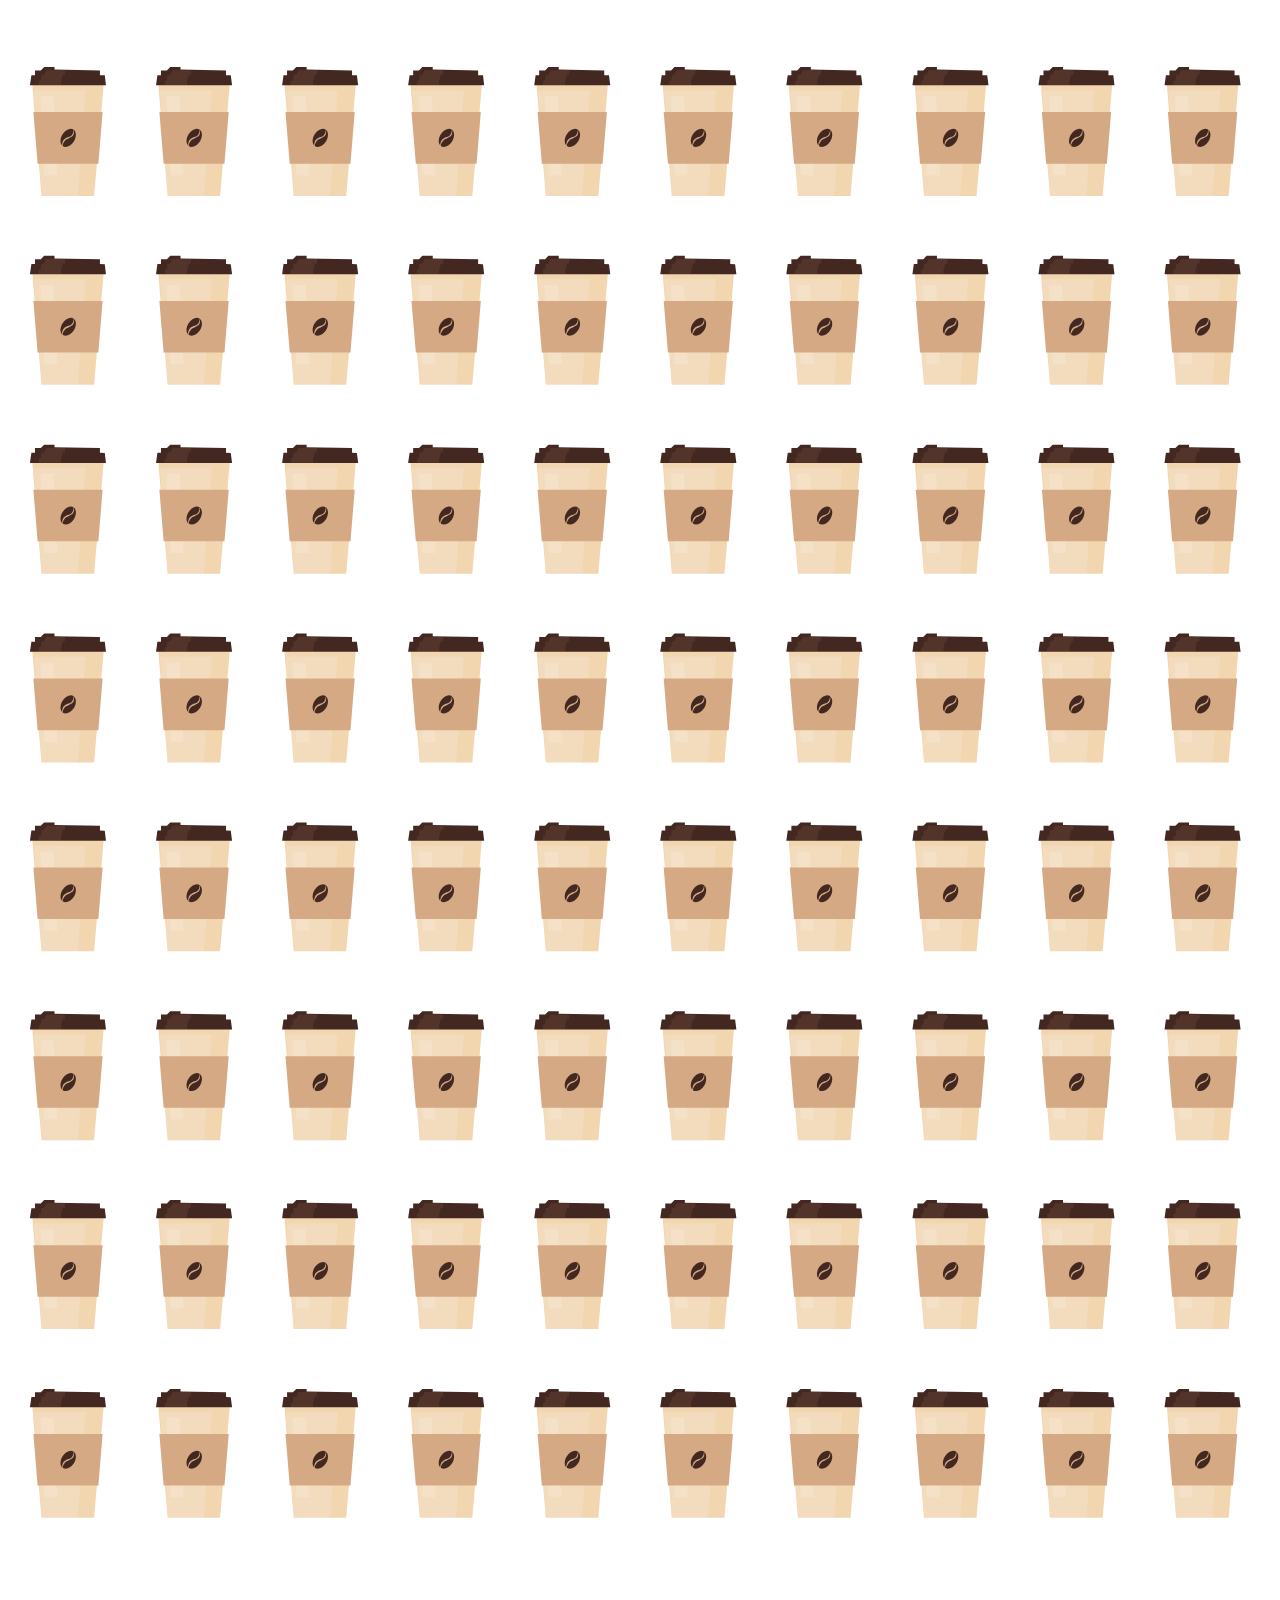
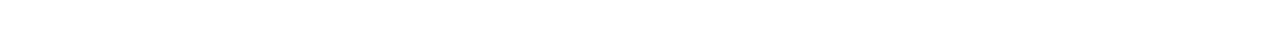
<file: svgAnimtest/index.html>
<!DOCTYPE html>
<html lang="en">
<head>
	<meta charset="UTF-8">
	<title>coffeeAnimation</title>
	<link href="coffeeAnim.css" rel="stylesheet">
</head>
<body>
	

<?xml version="1.0" encoding="utf-8"?>
<!-- Generator: Adobe Illustrator 19.2.1, SVG Export Plug-In . SVG Version: 6.00 Build 0)  -->
<svg version="1.1" id="Ebene_1" xmlns="http://www.w3.org/2000/svg" xmlns:xlink="http://www.w3.org/1999/xlink" x="0px" y="0px"
	 viewBox="0 0 1280 1637.4" style="enable-background:new 0 0 1280 1637.4;" xml:space="preserve">
<style type="text/css">
	.st0{fill:#F2D6B0;}
	.st1{fill:#432821;}
	.st2{opacity:0.2;fill:#FBF7F5;enable-background:new    ;}
	.st3{opacity:0.1;fill:#D5A983;enable-background:new    ;}
	.st4{fill:#D5A983;}
</style>
<g id="coffee_x5F_row_9_" class="coffeeRow">
	<g>
		<polygon class="st0" points="24.6,77.4 96.9,77.4 87.2,190.4 33.9,190.4"/>
		<polygon class="st1" points="22.2,78.3 23.7,68 27.3,68 27.3,63.2 33.2,63.2 36.6,59.7 47.1,59.7 47.1,62.4 93.1,63.2 93.1,68 
			98,68.2 99.2,78.3 		"/>
		<g>
			<polygon class="st2" points="26.2,83.3 78.5,83.3 70.7,190.5 34.3,190.5 			"/>
			<polygon class="st2" points="32.7,89.2 46.2,89.2 50.1,169.5 36.8,169.5 			"/>
			<polygon class="st3" points="38.8,63 57.7,63 57.7,67.5 55.5,67.5 53.7,74.1 53.7,78.1 31,78.1 31,74.1 33.4,73.1 33.8,67.7 
				36.7,67.6 			"/>
			<polygon class="st4" points="25.7,105.4 95.8,105.4 91.5,157.6 30,157.6 			"/>
		</g>
		<g>
			<path class="st1" d="M58.8,131.6c5.3-2.3,2.5-0.5,5.3-2.3c2-1.3,2.3-4.9,2.4-6c-0.1-0.1-0.1-0.1-0.2-0.2c-3.1-2-8.1,0.2-11,4.8
				c-2.6,4.1-2.8,8.8-0.6,11.2C54.8,136.7,55.5,133.1,58.8,131.6z"/>
			<path class="st1" d="M66.6,123.3c0.2,1.2,0.8,5-1.4,6.6c-2.9,2.2-6.3,2.8-7.6,4.5c-1.3,1.6-2.3,3.3-2.3,5.2
				c0.1,0.1,0.2,0.2,0.4,0.3c3.1,2,8.1-0.2,11-4.8C69.5,130.6,69.4,125.5,66.6,123.3z"/>
		</g>
	</g>
	<g>
		<polygon class="st0" points="152.2,77.4 224.6,77.4 214.8,190.4 161.6,190.4 		"/>
		<polygon class="st1" points="149.9,78.3 151.3,68 154.9,68 154.9,63.2 160.9,63.2 164.3,59.7 174.7,59.7 174.7,62.4 220.8,63.2 
			220.8,68 225.6,68.2 226.9,78.3 		"/>
		<g>
			<polygon class="st2" points="153.9,83.3 206.2,83.3 198.4,190.5 161.9,190.5 			"/>
			<polygon class="st2" points="160.3,89.2 173.9,89.2 177.8,169.5 164.5,169.5 			"/>
			<polygon class="st3" points="166.5,63 185.3,63 185.3,67.5 183.2,67.5 181.3,74.1 181.4,78.1 158.7,78.1 158.7,74.1 161.1,73.1 
				161.4,67.7 164.4,67.6 			"/>
			<polygon class="st4" points="153.3,105.4 223.5,105.4 219.2,157.6 157.6,157.6 			"/>
		</g>
		<g>
			<path class="st1" d="M186.4,131.6c5.3-2.3,2.5-0.5,5.3-2.3c2-1.3,2.3-4.9,2.4-6c-0.1-0.1-0.1-0.1-0.2-0.2c-3.1-2-8.1,0.2-11,4.8
				c-2.6,4.1-2.8,8.8-0.6,11.2C182.4,136.7,183.1,133.1,186.4,131.6z"/>
			<path class="st1" d="M194.2,123.3c0.2,1.2,0.8,5-1.4,6.6c-2.9,2.2-6.3,2.8-7.6,4.5c-1.3,1.6-2.3,3.3-2.3,5.2
				c0.1,0.1,0.2,0.2,0.4,0.3c3.1,2,8.1-0.2,11-4.8C197.1,130.6,197.1,125.5,194.2,123.3z"/>
		</g>
	</g>
	<g>
		<polygon class="st0" points="279.9,77.4 352.2,77.4 342.5,190.4 289.3,190.4 		"/>
		<polygon class="st1" points="277.6,78.3 279,68 282.6,68 282.6,63.2 288.5,63.2 291.9,59.7 302.4,59.7 302.4,62.4 348.4,63.2 
			348.4,68 353.3,68.2 354.6,78.3 		"/>
		<g>
			<polygon class="st2" points="281.5,83.3 333.9,83.3 326,190.5 289.6,190.5 			"/>
			<polygon class="st2" points="288,89.2 301.6,89.2 305.4,169.5 292.1,169.5 			"/>
			<polygon class="st3" points="294.1,63 313,63 313,67.5 310.8,67.5 309,74.1 309.1,78.1 286.4,78.1 286.4,74.1 288.7,73.1 
				289.1,67.7 292,67.6 			"/>
			<polygon class="st4" points="281,105.4 351.1,105.4 346.8,157.6 285.3,157.6 			"/>
		</g>
		<g>
			<path class="st1" d="M314.1,131.6c5.3-2.3,2.5-0.5,5.3-2.3c2-1.3,2.3-4.9,2.4-6c-0.1-0.1-0.1-0.1-0.2-0.2c-3.1-2-8.1,0.2-11,4.8
				c-2.6,4.1-2.8,8.8-0.6,11.2C310.1,136.7,310.8,133.1,314.1,131.6z"/>
			<path class="st1" d="M321.9,123.3c0.2,1.2,0.8,5-1.4,6.6c-2.9,2.2-6.3,2.8-7.6,4.5c-1.3,1.6-2.3,3.3-2.3,5.2
				c0.1,0.1,0.2,0.2,0.4,0.3c3.1,2,8.1-0.2,11-4.8C324.8,130.6,324.7,125.5,321.9,123.3z"/>
		</g>
	</g>
	<g>
		<polygon class="st0" points="407.6,77.4 479.9,77.4 470.2,190.4 416.9,190.4 		"/>
		<polygon class="st1" points="405.2,78.3 406.7,68 410.3,68 410.3,63.2 416.2,63.2 419.6,59.7 430.1,59.7 430.1,62.4 476.1,63.2 
			476.1,68 481,68.2 482.2,78.3 		"/>
		<g>
			<polygon class="st2" points="409.2,83.3 461.5,83.3 453.7,190.5 417.3,190.5 			"/>
			<polygon class="st2" points="415.7,89.2 429.2,89.2 433.1,169.5 419.8,169.5 			"/>
			<polygon class="st3" points="421.8,63 440.7,63 440.7,67.5 438.5,67.5 436.6,74.1 436.7,78.1 414,78.1 414,74.1 416.4,73.1 
				416.7,67.7 419.7,67.6 			"/>
			<polygon class="st4" points="408.6,105.4 478.8,105.4 474.5,157.6 413,157.6 			"/>
		</g>
		<g>
			<path class="st1" d="M441.8,131.6c5.3-2.3,2.5-0.5,5.3-2.3c2-1.3,2.3-4.9,2.4-6c-0.1-0.1-0.1-0.1-0.2-0.2c-3.1-2-8.1,0.2-11,4.8
				c-2.6,4.1-2.8,8.8-0.6,11.2C437.8,136.7,438.5,133.1,441.8,131.6z"/>
			<path class="st1" d="M449.6,123.3c0.2,1.2,0.8,5-1.4,6.6c-2.9,2.2-6.3,2.8-7.6,4.5c-1.3,1.6-2.3,3.3-2.3,5.2
				c0.1,0.1,0.2,0.2,0.4,0.3c3.1,2,8.1-0.2,11-4.8C452.5,130.6,452.4,125.5,449.6,123.3z"/>
		</g>
	</g>
	<g>
		<polygon class="st0" points="535.2,77.4 607.5,77.4 597.8,190.4 544.6,190.4 		"/>
		<polygon class="st1" points="532.9,78.3 534.3,68 537.9,68 537.9,63.2 543.9,63.2 547.3,59.7 557.7,59.7 557.7,62.4 603.8,63.2 
			603.8,68 608.6,68.2 609.9,78.3 		"/>
		<g>
			<polygon class="st2" points="536.8,83.3 589.2,83.3 581.4,190.5 544.9,190.5 			"/>
			<polygon class="st2" points="543.3,89.2 556.9,89.2 560.8,169.5 547.5,169.5 			"/>
			<polygon class="st3" points="549.5,63 568.3,63 568.3,67.5 566.2,67.5 564.3,74.1 564.4,78.1 541.7,78.1 541.7,74.1 544.1,73.1 
				544.4,67.7 547.4,67.6 			"/>
			<polygon class="st4" points="536.3,105.4 606.5,105.4 602.1,157.6 540.6,157.6 			"/>
		</g>
		<g>
			<path class="st1" d="M569.4,131.6c5.3-2.3,2.5-0.5,5.3-2.3c2-1.3,2.3-4.9,2.4-6c-0.1-0.1-0.1-0.1-0.2-0.2c-3.1-2-8.1,0.2-11,4.8
				c-2.6,4.1-2.8,8.8-0.6,11.2C565.4,136.7,566.1,133.1,569.4,131.6z"/>
			<path class="st1" d="M577.2,123.3c0.2,1.2,0.8,5-1.4,6.6c-2.9,2.2-6.3,2.8-7.6,4.5c-1.3,1.6-2.3,3.3-2.3,5.2
				c0.1,0.1,0.2,0.2,0.4,0.3c3.1,2,8.1-0.2,11-4.8C580.1,130.6,580,125.5,577.2,123.3z"/>
		</g>
	</g>
	<g>
		<polygon class="st0" points="662.9,77.4 735.2,77.4 725.5,190.4 672.2,190.4 		"/>
		<polygon class="st1" points="660.5,78.3 662,68 665.6,68 665.6,63.2 671.5,63.2 674.9,59.7 685.4,59.7 685.4,62.4 731.4,63.2 
			731.4,68 736.3,68.2 737.6,78.3 		"/>
		<g>
			<polygon class="st2" points="664.5,83.3 716.9,83.3 709,190.5 672.6,190.5 			"/>
			<polygon class="st2" points="671,89.2 684.6,89.2 688.4,169.5 675.1,169.5 			"/>
			<polygon class="st3" points="677.1,63 696,63 696,67.5 693.8,67.5 692,74.1 692,78.1 669.4,78.1 669.4,74.1 671.7,73.1 
				672.1,67.7 675,67.6 			"/>
			<polygon class="st4" points="664,105.4 734.1,105.4 729.8,157.6 668.3,157.6 			"/>
		</g>
		<g>
			<path class="st1" d="M697.1,131.6c5.3-2.3,2.5-0.5,5.3-2.3c2-1.3,2.3-4.9,2.4-6c-0.1-0.1-0.1-0.1-0.2-0.2c-3.1-2-8.1,0.2-11,4.8
				c-2.6,4.1-2.8,8.8-0.6,11.2C693.1,136.7,693.8,133.1,697.1,131.6z"/>
			<path class="st1" d="M704.9,123.3c0.2,1.2,0.8,5-1.4,6.6c-2.9,2.2-6.3,2.8-7.6,4.5c-1.3,1.6-2.3,3.3-2.3,5.2
				c0.1,0.1,0.2,0.2,0.4,0.3c3.1,2,8.1-0.2,11-4.8C707.8,130.6,707.7,125.5,704.9,123.3z"/>
		</g>
	</g>
	<g>
		<polygon class="st0" points="790.5,77.4 862.9,77.4 853.2,190.4 799.9,190.4 		"/>
		<polygon class="st1" points="788.2,78.3 789.6,68 793.3,68 793.3,63.2 799.2,63.2 802.6,59.7 813,59.7 813,62.4 859.1,63.2 
			859.1,68 863.9,68.2 865.2,78.3 		"/>
		<g>
			<polygon class="st2" points="792.2,83.3 844.5,83.3 836.7,190.5 800.3,190.5 			"/>
			<polygon class="st2" points="798.6,89.2 812.2,89.2 816.1,169.5 802.8,169.5 			"/>
			<polygon class="st3" points="804.8,63 823.6,63 823.6,67.5 821.5,67.5 819.6,74.1 819.7,78.1 797,78.1 797,74.1 799.4,73.1 
				799.7,67.7 802.7,67.6 			"/>
			<polygon class="st4" points="791.6,105.4 861.8,105.4 857.5,157.6 796,157.6 			"/>
		</g>
		<g>
			<path class="st1" d="M824.8,131.6c5.3-2.3,2.5-0.5,5.3-2.3c2-1.3,2.3-4.9,2.4-6c-0.1-0.1-0.1-0.1-0.2-0.2c-3.1-2-8.1,0.2-11,4.8
				c-2.6,4.1-2.8,8.8-0.6,11.2C820.7,136.7,821.4,133.1,824.8,131.6z"/>
			<path class="st1" d="M832.5,123.3c0.2,1.2,0.8,5-1.4,6.6c-2.9,2.2-6.3,2.8-7.6,4.5c-1.3,1.6-2.3,3.3-2.3,5.2
				c0.1,0.1,0.2,0.2,0.4,0.3c3.1,2,8.1-0.2,11-4.8C835.5,130.6,835.4,125.5,832.5,123.3z"/>
		</g>
	</g>
	<g>
		<polygon class="st0" points="918.2,77.4 990.5,77.4 980.8,190.4 927.6,190.4 		"/>
		<polygon class="st1" points="915.9,78.3 917.3,68 920.9,68 920.9,63.2 926.9,63.2 930.3,59.7 940.7,59.7 940.7,62.4 986.8,63.2 
			986.8,68 991.6,68.2 992.9,78.3 		"/>
		<g>
			<polygon class="st2" points="919.8,83.3 972.2,83.3 964.4,190.5 927.9,190.5 			"/>
			<polygon class="st2" points="926.3,89.2 939.9,89.2 943.8,169.5 930.4,169.5 			"/>
			<polygon class="st3" points="932.4,63 951.3,63 951.3,67.5 949.2,67.5 947.3,74.1 947.4,78.1 924.7,78.1 924.7,74.1 927.1,73.1 
				927.4,67.7 930.4,67.6 			"/>
			<polygon class="st4" points="919.3,105.4 989.5,105.4 985.1,157.6 923.6,157.6 			"/>
		</g>
		<g>
			<path class="st1" d="M952.4,131.6c5.3-2.3,2.5-0.5,5.3-2.3c2-1.3,2.3-4.9,2.4-6c-0.1-0.1-0.1-0.1-0.2-0.2c-3.1-2-8.1,0.2-11,4.8
				c-2.6,4.1-2.8,8.8-0.6,11.2C948.4,136.7,949.1,133.1,952.4,131.6z"/>
			<path class="st1" d="M960.2,123.3c0.2,1.2,0.8,5-1.4,6.6c-2.9,2.2-6.3,2.8-7.6,4.5c-1.3,1.6-2.3,3.3-2.3,5.2
				c0.1,0.1,0.2,0.2,0.4,0.3c3.1,2,8.1-0.2,11-4.8C963.1,130.6,963,125.5,960.2,123.3z"/>
		</g>
	</g>
	<g>
		<polygon class="st0" points="1045.9,77.4 1118.2,77.4 1108.5,190.4 1055.2,190.4 		"/>
		<polygon class="st1" points="1043.5,78.3 1045,68 1048.6,68 1048.6,63.2 1054.5,63.2 1057.9,59.7 1068.4,59.7 1068.4,62.4 
			1114.4,63.2 1114.4,68 1119.3,68.2 1120.5,78.3 		"/>
		<g>
			<polygon class="st2" points="1047.5,83.3 1099.8,83.3 1092,190.5 1055.6,190.5 			"/>
			<polygon class="st2" points="1054,89.2 1067.5,89.2 1071.4,169.5 1058.1,169.5 			"/>
			<polygon class="st3" points="1060.1,63 1079,63 1079,67.5 1076.8,67.5 1075,74.1 1075,78.1 1052.3,78.1 1052.3,74.1 1054.7,73.1 
				1055.1,67.7 1058,67.6 			"/>
			<polygon class="st4" points="1047,105.4 1117.1,105.4 1112.8,157.6 1051.3,157.6 			"/>
		</g>
		<g>
			<path class="st1" d="M1080.1,131.6c5.3-2.3,2.5-0.5,5.3-2.3c2-1.3,2.3-4.9,2.4-6c-0.1-0.1-0.1-0.1-0.2-0.2c-3.1-2-8.1,0.2-11,4.8
				c-2.6,4.1-2.8,8.8-0.6,11.2C1076.1,136.7,1076.8,133.1,1080.1,131.6z"/>
			<path class="st1" d="M1087.9,123.3c0.2,1.2,0.8,5-1.4,6.6c-2.9,2.2-6.3,2.8-7.6,4.5c-1.3,1.6-2.3,3.3-2.3,5.2
				c0.1,0.1,0.2,0.2,0.4,0.3c3.1,2,8.1-0.2,11-4.8C1090.8,130.6,1090.7,125.5,1087.9,123.3z"/>
		</g>
	</g>
	<g>
		<polygon class="st0" points="1173.5,77.4 1245.9,77.4 1236.1,190.4 1182.9,190.4 		"/>
		<polygon class="st1" points="1171.2,78.3 1172.6,68 1176.2,68 1176.2,63.2 1182.2,63.2 1185.6,59.7 1196,59.7 1196,62.4 
			1242.1,63.2 1242.1,68 1246.9,68.2 1248.2,78.3 		"/>
		<g>
			<polygon class="st2" points="1175.2,83.3 1227.5,83.3 1219.7,190.5 1183.2,190.5 			"/>
			<polygon class="st2" points="1181.6,89.2 1195.2,89.2 1199.1,169.5 1185.8,169.5 			"/>
			<polygon class="st3" points="1187.8,63 1206.6,63 1206.6,67.5 1204.5,67.5 1202.6,74.1 1202.7,78.1 1180,78.1 1180,74.1 
				1182.4,73.1 1182.7,67.7 1185.7,67.6 			"/>
			<polygon class="st4" points="1174.6,105.4 1244.8,105.4 1240.5,157.6 1178.9,157.6 			"/>
		</g>
		<g>
			<path class="st1" d="M1207.7,131.6c5.3-2.3,2.5-0.5,5.3-2.3c2-1.3,2.3-4.9,2.4-6c-0.1-0.1-0.1-0.1-0.2-0.2c-3.1-2-8.1,0.2-11,4.8
				c-2.6,4.1-2.8,8.8-0.6,11.2C1203.7,136.7,1204.4,133.1,1207.7,131.6z"/>
			<path class="st1" d="M1215.5,123.3c0.2,1.2,0.8,5-1.4,6.6c-2.9,2.2-6.3,2.8-7.6,4.5c-1.3,1.6-2.3,3.3-2.3,5.2
				c0.1,0.1,0.2,0.2,0.4,0.3c3.1,2,8.1-0.2,11-4.8C1218.4,130.6,1218.4,125.5,1215.5,123.3z"/>
		</g>
	</g>
</g>
<g id="coffee_x5F_row_1_" class="coffeeRow">
	<g>
		<polygon class="st0" points="24.6,268.6 96.9,268.6 87.2,381.6 33.9,381.6 		"/>
		<polygon class="st1" points="22.2,269.5 23.7,259.3 27.3,259.3 27.3,254.4 33.2,254.4 36.6,251 47.1,251 47.1,253.7 93.1,254.4 
			93.1,259.3 98,259.4 99.2,269.5 		"/>
		<g>
			<polygon class="st2" points="26.2,274.5 78.5,274.5 70.7,381.7 34.3,381.7 			"/>
			<polygon class="st2" points="32.7,280.5 46.2,280.5 50.1,360.7 36.8,360.7 			"/>
			<polygon class="st3" points="38.8,254.2 57.7,254.2 57.7,258.7 55.5,258.7 53.7,265.3 53.7,269.3 31,269.3 31,265.4 33.4,264.3 
				33.8,258.9 36.7,258.8 			"/>
			<polygon class="st4" points="25.7,296.7 95.8,296.7 91.5,348.8 30,348.8 			"/>
		</g>
		<g>
			<path class="st1" d="M58.8,322.9c5.3-2.3,2.5-0.5,5.3-2.3c2-1.3,2.3-4.9,2.4-6c-0.1-0.1-0.1-0.1-0.2-0.2c-3.1-2-8.1,0.2-11,4.8
				c-2.6,4.1-2.8,8.8-0.6,11.2C54.8,327.9,55.5,324.3,58.8,322.9z"/>
			<path class="st1" d="M66.6,314.6c0.2,1.2,0.8,5-1.4,6.6c-2.9,2.2-6.3,2.8-7.6,4.5c-1.3,1.6-2.3,3.3-2.3,5.2
				c0.1,0.1,0.2,0.2,0.4,0.3c3.1,2,8.1-0.2,11-4.8C69.5,321.9,69.4,316.7,66.6,314.6z"/>
		</g>
	</g>
	<g>
		<polygon class="st0" points="152.2,268.6 224.6,268.6 214.8,381.6 161.6,381.6 		"/>
		<polygon class="st1" points="149.9,269.5 151.3,259.3 154.9,259.3 154.9,254.4 160.9,254.4 164.3,251 174.7,251 174.7,253.7 
			220.8,254.4 220.8,259.3 225.6,259.4 226.9,269.5 		"/>
		<g>
			<polygon class="st2" points="153.9,274.5 206.2,274.5 198.4,381.7 161.9,381.7 			"/>
			<polygon class="st2" points="160.3,280.5 173.9,280.5 177.8,360.7 164.5,360.7 			"/>
			<polygon class="st3" points="166.5,254.2 185.3,254.2 185.3,258.7 183.2,258.7 181.3,265.3 181.4,269.3 158.7,269.3 158.7,265.4 
				161.1,264.3 161.4,258.9 164.4,258.8 			"/>
			<polygon class="st4" points="153.3,296.7 223.5,296.7 219.2,348.8 157.6,348.8 			"/>
		</g>
		<g>
			<path class="st1" d="M186.4,322.9c5.3-2.3,2.5-0.5,5.3-2.3c2-1.3,2.3-4.9,2.4-6c-0.1-0.1-0.1-0.1-0.2-0.2c-3.1-2-8.1,0.2-11,4.8
				c-2.6,4.1-2.8,8.8-0.6,11.2C182.4,327.9,183.1,324.3,186.4,322.9z"/>
			<path class="st1" d="M194.2,314.6c0.2,1.2,0.8,5-1.4,6.6c-2.9,2.2-6.3,2.8-7.6,4.5c-1.3,1.6-2.3,3.3-2.3,5.2
				c0.1,0.1,0.2,0.2,0.4,0.3c3.1,2,8.1-0.2,11-4.8C197.1,321.9,197.1,316.7,194.2,314.6z"/>
		</g>
	</g>
	<g>
		<polygon class="st0" points="279.9,268.6 352.2,268.6 342.5,381.6 289.3,381.6 		"/>
		<polygon class="st1" points="277.6,269.5 279,259.3 282.6,259.3 282.6,254.4 288.5,254.4 291.9,251 302.4,251 302.4,253.7 
			348.4,254.4 348.4,259.3 353.3,259.4 354.6,269.5 		"/>
		<g>
			<polygon class="st2" points="281.5,274.5 333.9,274.5 326,381.7 289.6,381.7 			"/>
			<polygon class="st2" points="288,280.5 301.6,280.5 305.4,360.7 292.1,360.7 			"/>
			<polygon class="st3" points="294.1,254.2 313,254.2 313,258.7 310.8,258.7 309,265.3 309.1,269.3 286.4,269.3 286.4,265.4 
				288.7,264.3 289.1,258.9 292,258.8 			"/>
			<polygon class="st4" points="281,296.7 351.1,296.7 346.8,348.8 285.3,348.8 			"/>
		</g>
		<g>
			<path class="st1" d="M314.1,322.9c5.3-2.3,2.5-0.5,5.3-2.3c2-1.3,2.3-4.9,2.4-6c-0.1-0.1-0.1-0.1-0.2-0.2c-3.1-2-8.1,0.2-11,4.8
				c-2.6,4.1-2.8,8.8-0.6,11.2C310.1,327.9,310.8,324.3,314.1,322.9z"/>
			<path class="st1" d="M321.9,314.6c0.2,1.2,0.8,5-1.4,6.6c-2.9,2.2-6.3,2.8-7.6,4.5c-1.3,1.6-2.3,3.3-2.3,5.2
				c0.1,0.1,0.2,0.2,0.4,0.3c3.1,2,8.1-0.2,11-4.8C324.8,321.9,324.7,316.7,321.9,314.6z"/>
		</g>
	</g>
	<g>
		<polygon class="st0" points="407.6,268.6 479.9,268.6 470.2,381.6 416.9,381.6 		"/>
		<polygon class="st1" points="405.2,269.5 406.7,259.3 410.3,259.3 410.3,254.4 416.2,254.4 419.6,251 430.1,251 430.1,253.7 
			476.1,254.4 476.1,259.3 481,259.4 482.2,269.5 		"/>
		<g>
			<polygon class="st2" points="409.2,274.5 461.5,274.5 453.7,381.7 417.3,381.7 			"/>
			<polygon class="st2" points="415.7,280.5 429.2,280.5 433.1,360.7 419.8,360.7 			"/>
			<polygon class="st3" points="421.8,254.2 440.7,254.2 440.7,258.7 438.5,258.7 436.6,265.3 436.7,269.3 414,269.3 414,265.4 
				416.4,264.3 416.7,258.9 419.7,258.8 			"/>
			<polygon class="st4" points="408.6,296.7 478.8,296.7 474.5,348.8 413,348.8 			"/>
		</g>
		<g>
			<path class="st1" d="M441.8,322.9c5.3-2.3,2.5-0.5,5.3-2.3c2-1.3,2.3-4.9,2.4-6c-0.1-0.1-0.1-0.1-0.2-0.2c-3.1-2-8.1,0.2-11,4.8
				c-2.6,4.1-2.8,8.8-0.6,11.2C437.8,327.9,438.5,324.3,441.8,322.9z"/>
			<path class="st1" d="M449.6,314.6c0.2,1.2,0.8,5-1.4,6.6c-2.9,2.2-6.3,2.8-7.6,4.5c-1.3,1.6-2.3,3.3-2.3,5.2
				c0.1,0.1,0.2,0.2,0.4,0.3c3.1,2,8.1-0.2,11-4.8C452.5,321.9,452.4,316.7,449.6,314.6z"/>
		</g>
	</g>
	<g>
		<polygon class="st0" points="535.2,268.6 607.5,268.6 597.8,381.6 544.6,381.6 		"/>
		<polygon class="st1" points="532.9,269.5 534.3,259.3 537.9,259.3 537.9,254.4 543.9,254.4 547.3,251 557.7,251 557.7,253.7 
			603.8,254.4 603.8,259.3 608.6,259.4 609.9,269.5 		"/>
		<g>
			<polygon class="st2" points="536.8,274.5 589.2,274.5 581.4,381.7 544.9,381.7 			"/>
			<polygon class="st2" points="543.3,280.5 556.9,280.5 560.8,360.7 547.5,360.7 			"/>
			<polygon class="st3" points="549.5,254.2 568.3,254.2 568.3,258.7 566.2,258.7 564.3,265.3 564.4,269.3 541.7,269.3 541.7,265.4 
				544.1,264.3 544.4,258.9 547.4,258.8 			"/>
			<polygon class="st4" points="536.3,296.7 606.5,296.7 602.1,348.8 540.6,348.8 			"/>
		</g>
		<g>
			<path class="st1" d="M569.4,322.9c5.3-2.3,2.5-0.5,5.3-2.3c2-1.3,2.3-4.9,2.4-6c-0.1-0.1-0.1-0.1-0.2-0.2c-3.1-2-8.1,0.2-11,4.8
				c-2.6,4.1-2.8,8.8-0.6,11.2C565.4,327.9,566.1,324.3,569.4,322.9z"/>
			<path class="st1" d="M577.2,314.6c0.2,1.2,0.8,5-1.4,6.6c-2.9,2.2-6.3,2.8-7.6,4.5c-1.3,1.6-2.3,3.3-2.3,5.2
				c0.1,0.1,0.2,0.2,0.4,0.3c3.1,2,8.1-0.2,11-4.8C580.1,321.9,580,316.7,577.2,314.6z"/>
		</g>
	</g>
	<g>
		<polygon class="st0" points="662.9,268.6 735.2,268.6 725.5,381.6 672.2,381.6 		"/>
		<polygon class="st1" points="660.5,269.5 662,259.3 665.6,259.3 665.6,254.4 671.5,254.4 674.9,251 685.4,251 685.4,253.7 
			731.4,254.4 731.4,259.3 736.3,259.4 737.6,269.5 		"/>
		<g>
			<polygon class="st2" points="664.5,274.5 716.9,274.5 709,381.7 672.6,381.7 			"/>
			<polygon class="st2" points="671,280.5 684.6,280.5 688.4,360.7 675.1,360.7 			"/>
			<polygon class="st3" points="677.1,254.2 696,254.2 696,258.7 693.8,258.7 692,265.3 692,269.3 669.4,269.3 669.4,265.4 
				671.7,264.3 672.1,258.9 675,258.8 			"/>
			<polygon class="st4" points="664,296.7 734.1,296.7 729.8,348.8 668.3,348.8 			"/>
		</g>
		<g>
			<path class="st1" d="M697.1,322.9c5.3-2.3,2.5-0.5,5.3-2.3c2-1.3,2.3-4.9,2.4-6c-0.1-0.1-0.1-0.1-0.2-0.2c-3.1-2-8.1,0.2-11,4.8
				c-2.6,4.1-2.8,8.8-0.6,11.2C693.1,327.9,693.8,324.3,697.1,322.9z"/>
			<path class="st1" d="M704.9,314.6c0.2,1.2,0.8,5-1.4,6.6c-2.9,2.2-6.3,2.8-7.6,4.5c-1.3,1.6-2.3,3.3-2.3,5.2
				c0.1,0.1,0.2,0.2,0.4,0.3c3.1,2,8.1-0.2,11-4.8C707.8,321.9,707.7,316.7,704.9,314.6z"/>
		</g>
	</g>
	<g>
		<polygon class="st0" points="790.5,268.6 862.9,268.6 853.2,381.6 799.9,381.6 		"/>
		<polygon class="st1" points="788.2,269.5 789.6,259.3 793.3,259.3 793.3,254.4 799.2,254.4 802.6,251 813,251 813,253.7 
			859.1,254.4 859.1,259.3 863.9,259.4 865.2,269.5 		"/>
		<g>
			<polygon class="st2" points="792.2,274.5 844.5,274.5 836.7,381.7 800.3,381.7 			"/>
			<polygon class="st2" points="798.6,280.5 812.2,280.5 816.1,360.7 802.8,360.7 			"/>
			<polygon class="st3" points="804.8,254.2 823.6,254.2 823.6,258.7 821.5,258.7 819.6,265.3 819.7,269.3 797,269.3 797,265.4 
				799.4,264.3 799.7,258.9 802.7,258.8 			"/>
			<polygon class="st4" points="791.6,296.7 861.8,296.7 857.5,348.8 796,348.8 			"/>
		</g>
		<g>
			<path class="st1" d="M824.8,322.9c5.3-2.3,2.5-0.5,5.3-2.3c2-1.3,2.3-4.9,2.4-6c-0.1-0.1-0.1-0.1-0.2-0.2c-3.1-2-8.1,0.2-11,4.8
				c-2.6,4.1-2.8,8.8-0.6,11.2C820.7,327.9,821.4,324.3,824.8,322.9z"/>
			<path class="st1" d="M832.5,314.6c0.2,1.2,0.8,5-1.4,6.6c-2.9,2.2-6.3,2.8-7.6,4.5c-1.3,1.6-2.3,3.3-2.3,5.2
				c0.1,0.1,0.2,0.2,0.4,0.3c3.1,2,8.1-0.2,11-4.8C835.5,321.9,835.4,316.7,832.5,314.6z"/>
		</g>
	</g>
	<g>
		<polygon class="st0" points="918.2,268.6 990.5,268.6 980.8,381.6 927.6,381.6 		"/>
		<polygon class="st1" points="915.9,269.5 917.3,259.3 920.9,259.3 920.9,254.4 926.9,254.4 930.3,251 940.7,251 940.7,253.7 
			986.8,254.4 986.8,259.3 991.6,259.4 992.9,269.5 		"/>
		<g>
			<polygon class="st2" points="919.8,274.5 972.2,274.5 964.4,381.7 927.9,381.7 			"/>
			<polygon class="st2" points="926.3,280.5 939.9,280.5 943.8,360.7 930.4,360.7 			"/>
			<polygon class="st3" points="932.4,254.2 951.3,254.2 951.3,258.7 949.2,258.7 947.3,265.3 947.4,269.3 924.7,269.3 924.7,265.4 
				927.1,264.3 927.4,258.9 930.4,258.8 			"/>
			<polygon class="st4" points="919.3,296.7 989.5,296.7 985.1,348.8 923.6,348.8 			"/>
		</g>
		<g>
			<path class="st1" d="M952.4,322.9c5.3-2.3,2.5-0.5,5.3-2.3c2-1.3,2.3-4.9,2.4-6c-0.1-0.1-0.1-0.1-0.2-0.2c-3.1-2-8.1,0.2-11,4.8
				c-2.6,4.1-2.8,8.8-0.6,11.2C948.4,327.9,949.1,324.3,952.4,322.9z"/>
			<path class="st1" d="M960.2,314.6c0.2,1.2,0.8,5-1.4,6.6c-2.9,2.2-6.3,2.8-7.6,4.5c-1.3,1.6-2.3,3.3-2.3,5.2
				c0.1,0.1,0.2,0.2,0.4,0.3c3.1,2,8.1-0.2,11-4.8C963.1,321.9,963,316.7,960.2,314.6z"/>
		</g>
	</g>
	<g>
		<polygon class="st0" points="1045.9,268.6 1118.2,268.6 1108.5,381.6 1055.2,381.6 		"/>
		<polygon class="st1" points="1043.5,269.5 1045,259.3 1048.6,259.3 1048.6,254.4 1054.5,254.4 1057.9,251 1068.4,251 
			1068.4,253.7 1114.4,254.4 1114.4,259.3 1119.3,259.4 1120.5,269.5 		"/>
		<g>
			<polygon class="st2" points="1047.5,274.5 1099.8,274.5 1092,381.7 1055.6,381.7 			"/>
			<polygon class="st2" points="1054,280.5 1067.5,280.5 1071.4,360.7 1058.1,360.7 			"/>
			<polygon class="st3" points="1060.1,254.2 1079,254.2 1079,258.7 1076.8,258.7 1075,265.3 1075,269.3 1052.3,269.3 1052.3,265.4 
				1054.7,264.3 1055.1,258.9 1058,258.8 			"/>
			<polygon class="st4" points="1047,296.7 1117.1,296.7 1112.8,348.8 1051.3,348.8 			"/>
		</g>
		<g>
			<path class="st1" d="M1080.1,322.9c5.3-2.3,2.5-0.5,5.3-2.3c2-1.3,2.3-4.9,2.4-6c-0.1-0.1-0.1-0.1-0.2-0.2c-3.1-2-8.1,0.2-11,4.8
				c-2.6,4.1-2.8,8.8-0.6,11.2C1076.1,327.9,1076.8,324.3,1080.1,322.9z"/>
			<path class="st1" d="M1087.9,314.6c0.2,1.2,0.8,5-1.4,6.6c-2.9,2.2-6.3,2.8-7.6,4.5c-1.3,1.6-2.3,3.3-2.3,5.2
				c0.1,0.1,0.2,0.2,0.4,0.3c3.1,2,8.1-0.2,11-4.8C1090.8,321.9,1090.7,316.7,1087.9,314.6z"/>
		</g>
	</g>
	<g>
		<polygon class="st0" points="1173.5,268.6 1245.9,268.6 1236.1,381.6 1182.9,381.6 		"/>
		<polygon class="st1" points="1171.2,269.5 1172.6,259.3 1176.2,259.3 1176.2,254.4 1182.2,254.4 1185.6,251 1196,251 1196,253.7 
			1242.1,254.4 1242.1,259.3 1246.9,259.4 1248.2,269.5 		"/>
		<g>
			<polygon class="st2" points="1175.2,274.5 1227.5,274.5 1219.7,381.7 1183.2,381.7 			"/>
			<polygon class="st2" points="1181.6,280.5 1195.2,280.5 1199.1,360.7 1185.8,360.7 			"/>
			<polygon class="st3" points="1187.8,254.2 1206.6,254.2 1206.6,258.7 1204.5,258.7 1202.6,265.3 1202.7,269.3 1180,269.3 
				1180,265.4 1182.4,264.3 1182.7,258.9 1185.7,258.8 			"/>
			<polygon class="st4" points="1174.6,296.7 1244.8,296.7 1240.5,348.8 1178.9,348.8 			"/>
		</g>
		<g>
			<path class="st1" d="M1207.7,322.9c5.3-2.3,2.5-0.5,5.3-2.3c2-1.3,2.3-4.9,2.4-6c-0.1-0.1-0.1-0.1-0.2-0.2c-3.1-2-8.1,0.2-11,4.8
				c-2.6,4.1-2.8,8.8-0.6,11.2C1203.7,327.9,1204.4,324.3,1207.7,322.9z"/>
			<path class="st1" d="M1215.5,314.6c0.2,1.2,0.8,5-1.4,6.6c-2.9,2.2-6.3,2.8-7.6,4.5c-1.3,1.6-2.3,3.3-2.3,5.2
				c0.1,0.1,0.2,0.2,0.4,0.3c3.1,2,8.1-0.2,11-4.8C1218.4,321.9,1218.4,316.7,1215.5,314.6z"/>
		</g>
	</g>
</g>
<g id="coffee_x5F_row_2_" class="coffeeRow">
	<g>
		<polygon class="st0" points="24.6,459.9 96.9,459.9 87.2,572.8 33.9,572.8 		"/>
		<polygon class="st1" points="22.2,460.8 23.7,450.5 27.3,450.5 27.3,445.6 33.2,445.6 36.6,442.2 47.1,442.2 47.1,444.9 
			93.1,445.6 93.1,450.5 98,450.7 99.2,460.8 		"/>
		<g>
			<polygon class="st2" points="26.2,465.8 78.5,465.8 70.7,572.9 34.3,572.9 			"/>
			<polygon class="st2" points="32.7,471.7 46.2,471.7 50.1,552 36.8,552 			"/>
			<polygon class="st3" points="38.8,445.5 57.7,445.5 57.7,450 55.5,450 53.7,456.5 53.7,460.6 31,460.6 31,456.6 33.4,455.5 
				33.8,450.1 36.7,450.1 			"/>
			<polygon class="st4" points="25.7,487.9 95.8,487.9 91.5,540.1 30,540.1 			"/>
		</g>
		<g>
			<path class="st1" d="M58.8,514.1c5.3-2.3,2.5-0.5,5.3-2.3c2-1.3,2.3-4.9,2.4-6c-0.1-0.1-0.1-0.1-0.2-0.2c-3.1-2-8.1,0.2-11,4.8
				c-2.6,4.1-2.8,8.8-0.6,11.2C54.8,519.2,55.5,515.6,58.8,514.1z"/>
			<path class="st1" d="M66.6,505.8c0.2,1.2,0.8,5-1.4,6.6c-2.9,2.2-6.3,2.8-7.6,4.5c-1.3,1.6-2.3,3.3-2.3,5.2
				c0.1,0.1,0.2,0.2,0.4,0.3c3.1,2,8.1-0.2,11-4.8C69.5,513.1,69.4,508,66.6,505.8z"/>
		</g>
	</g>
	<g>
		<polygon class="st0" points="152.2,459.9 224.6,459.9 214.8,572.8 161.6,572.8 		"/>
		<polygon class="st1" points="149.9,460.8 151.3,450.5 154.9,450.5 154.9,445.6 160.9,445.6 164.3,442.2 174.7,442.2 174.7,444.9 
			220.8,445.6 220.8,450.5 225.6,450.7 226.9,460.8 		"/>
		<g>
			<polygon class="st2" points="153.9,465.8 206.2,465.8 198.4,572.9 161.9,572.9 			"/>
			<polygon class="st2" points="160.3,471.7 173.9,471.7 177.8,552 164.5,552 			"/>
			<polygon class="st3" points="166.5,445.5 185.3,445.5 185.3,450 183.2,450 181.3,456.5 181.4,460.6 158.7,460.6 158.7,456.6 
				161.1,455.5 161.4,450.1 164.4,450.1 			"/>
			<polygon class="st4" points="153.3,487.9 223.5,487.9 219.2,540.1 157.6,540.1 			"/>
		</g>
		<g>
			<path class="st1" d="M186.4,514.1c5.3-2.3,2.5-0.5,5.3-2.3c2-1.3,2.3-4.9,2.4-6c-0.1-0.1-0.1-0.1-0.2-0.2c-3.1-2-8.1,0.2-11,4.8
				c-2.6,4.1-2.8,8.8-0.6,11.2C182.4,519.2,183.1,515.6,186.4,514.1z"/>
			<path class="st1" d="M194.2,505.8c0.2,1.2,0.8,5-1.4,6.6c-2.9,2.2-6.3,2.8-7.6,4.5c-1.3,1.6-2.3,3.3-2.3,5.2
				c0.1,0.1,0.2,0.2,0.4,0.3c3.1,2,8.1-0.2,11-4.8C197.1,513.1,197.1,508,194.2,505.8z"/>
		</g>
	</g>
	<g>
		<polygon class="st0" points="279.9,459.9 352.2,459.9 342.5,572.8 289.3,572.8 		"/>
		<polygon class="st1" points="277.6,460.8 279,450.5 282.6,450.5 282.6,445.6 288.5,445.6 291.9,442.2 302.4,442.2 302.4,444.9 
			348.4,445.6 348.4,450.5 353.3,450.7 354.6,460.8 		"/>
		<g>
			<polygon class="st2" points="281.5,465.8 333.9,465.8 326,572.9 289.6,572.9 			"/>
			<polygon class="st2" points="288,471.7 301.6,471.7 305.4,552 292.1,552 			"/>
			<polygon class="st3" points="294.1,445.5 313,445.5 313,450 310.8,450 309,456.5 309.1,460.6 286.4,460.6 286.4,456.6 
				288.7,455.5 289.1,450.1 292,450.1 			"/>
			<polygon class="st4" points="281,487.9 351.1,487.9 346.8,540.1 285.3,540.1 			"/>
		</g>
		<g>
			<path class="st1" d="M314.1,514.1c5.3-2.3,2.5-0.5,5.3-2.3c2-1.3,2.3-4.9,2.4-6c-0.1-0.1-0.1-0.1-0.2-0.2c-3.1-2-8.1,0.2-11,4.8
				c-2.6,4.1-2.8,8.8-0.6,11.2C310.1,519.2,310.8,515.6,314.1,514.1z"/>
			<path class="st1" d="M321.9,505.8c0.2,1.2,0.8,5-1.4,6.6c-2.9,2.2-6.3,2.8-7.6,4.5c-1.3,1.6-2.3,3.3-2.3,5.2
				c0.1,0.1,0.2,0.2,0.4,0.3c3.1,2,8.1-0.2,11-4.8C324.8,513.1,324.7,508,321.9,505.8z"/>
		</g>
	</g>
	<g>
		<polygon class="st0" points="407.6,459.9 479.9,459.9 470.2,572.8 416.9,572.8 		"/>
		<polygon class="st1" points="405.2,460.8 406.7,450.5 410.3,450.5 410.3,445.6 416.2,445.6 419.6,442.2 430.1,442.2 430.1,444.9 
			476.1,445.6 476.1,450.5 481,450.7 482.2,460.8 		"/>
		<g>
			<polygon class="st2" points="409.2,465.8 461.5,465.8 453.7,572.9 417.3,572.9 			"/>
			<polygon class="st2" points="415.7,471.7 429.2,471.7 433.1,552 419.8,552 			"/>
			<polygon class="st3" points="421.8,445.5 440.7,445.5 440.7,450 438.5,450 436.6,456.5 436.7,460.6 414,460.6 414,456.6 
				416.4,455.5 416.7,450.1 419.7,450.1 			"/>
			<polygon class="st4" points="408.6,487.9 478.8,487.9 474.5,540.1 413,540.1 			"/>
		</g>
		<g>
			<path class="st1" d="M441.8,514.1c5.3-2.3,2.5-0.5,5.3-2.3c2-1.3,2.3-4.9,2.4-6c-0.1-0.1-0.1-0.1-0.2-0.2c-3.1-2-8.1,0.2-11,4.8
				c-2.6,4.1-2.8,8.8-0.6,11.2C437.8,519.2,438.5,515.6,441.8,514.1z"/>
			<path class="st1" d="M449.6,505.8c0.2,1.2,0.8,5-1.4,6.6c-2.9,2.2-6.3,2.8-7.6,4.5c-1.3,1.6-2.3,3.3-2.3,5.2
				c0.1,0.1,0.2,0.2,0.4,0.3c3.1,2,8.1-0.2,11-4.8C452.5,513.1,452.4,508,449.6,505.8z"/>
		</g>
	</g>
	<g>
		<polygon class="st0" points="535.2,459.9 607.5,459.9 597.8,572.8 544.6,572.8 		"/>
		<polygon class="st1" points="532.9,460.8 534.3,450.5 537.9,450.5 537.9,445.6 543.9,445.6 547.3,442.2 557.7,442.2 557.7,444.9 
			603.8,445.6 603.8,450.5 608.6,450.7 609.9,460.8 		"/>
		<g>
			<polygon class="st2" points="536.8,465.8 589.2,465.8 581.4,572.9 544.9,572.9 			"/>
			<polygon class="st2" points="543.3,471.7 556.9,471.7 560.8,552 547.5,552 			"/>
			<polygon class="st3" points="549.5,445.5 568.3,445.5 568.3,450 566.2,450 564.3,456.5 564.4,460.6 541.7,460.6 541.7,456.6 
				544.1,455.5 544.4,450.1 547.4,450.1 			"/>
			<polygon class="st4" points="536.3,487.9 606.5,487.9 602.1,540.1 540.6,540.1 			"/>
		</g>
		<g>
			<path class="st1" d="M569.4,514.1c5.3-2.3,2.5-0.5,5.3-2.3c2-1.3,2.3-4.9,2.4-6c-0.1-0.1-0.1-0.1-0.2-0.2c-3.1-2-8.1,0.2-11,4.8
				c-2.6,4.1-2.8,8.8-0.6,11.2C565.4,519.2,566.1,515.6,569.4,514.1z"/>
			<path class="st1" d="M577.2,505.8c0.2,1.2,0.8,5-1.4,6.6c-2.9,2.2-6.3,2.8-7.6,4.5c-1.3,1.6-2.3,3.3-2.3,5.2
				c0.1,0.1,0.2,0.2,0.4,0.3c3.1,2,8.1-0.2,11-4.8C580.1,513.1,580,508,577.2,505.8z"/>
		</g>
	</g>
	<g>
		<polygon class="st0" points="662.9,459.9 735.2,459.9 725.5,572.8 672.2,572.8 		"/>
		<polygon class="st1" points="660.5,460.8 662,450.5 665.6,450.5 665.6,445.6 671.5,445.6 674.9,442.2 685.4,442.2 685.4,444.9 
			731.4,445.6 731.4,450.5 736.3,450.7 737.6,460.8 		"/>
		<g>
			<polygon class="st2" points="664.5,465.8 716.9,465.8 709,572.9 672.6,572.9 			"/>
			<polygon class="st2" points="671,471.7 684.6,471.7 688.4,552 675.1,552 			"/>
			<polygon class="st3" points="677.1,445.5 696,445.5 696,450 693.8,450 692,456.5 692,460.6 669.4,460.6 669.4,456.6 671.7,455.5 
				672.1,450.1 675,450.1 			"/>
			<polygon class="st4" points="664,487.9 734.1,487.9 729.8,540.1 668.3,540.1 			"/>
		</g>
		<g>
			<path class="st1" d="M697.1,514.1c5.3-2.3,2.5-0.5,5.3-2.3c2-1.3,2.3-4.9,2.4-6c-0.1-0.1-0.1-0.1-0.2-0.2c-3.1-2-8.1,0.2-11,4.8
				c-2.6,4.1-2.8,8.8-0.6,11.2C693.1,519.2,693.8,515.6,697.1,514.1z"/>
			<path class="st1" d="M704.9,505.8c0.2,1.2,0.8,5-1.4,6.6c-2.9,2.2-6.3,2.8-7.6,4.5c-1.3,1.6-2.3,3.3-2.3,5.2
				c0.1,0.1,0.2,0.2,0.4,0.3c3.1,2,8.1-0.2,11-4.8C707.8,513.1,707.7,508,704.9,505.8z"/>
		</g>
	</g>
	<g>
		<polygon class="st0" points="790.5,459.9 862.9,459.9 853.2,572.8 799.9,572.8 		"/>
		<polygon class="st1" points="788.2,460.8 789.6,450.5 793.3,450.5 793.3,445.6 799.2,445.6 802.6,442.2 813,442.2 813,444.9 
			859.1,445.6 859.1,450.5 863.9,450.7 865.2,460.8 		"/>
		<g>
			<polygon class="st2" points="792.2,465.8 844.5,465.8 836.7,572.9 800.3,572.9 			"/>
			<polygon class="st2" points="798.6,471.7 812.2,471.7 816.1,552 802.8,552 			"/>
			<polygon class="st3" points="804.8,445.5 823.6,445.5 823.6,450 821.5,450 819.6,456.5 819.7,460.6 797,460.6 797,456.6 
				799.4,455.5 799.7,450.1 802.7,450.1 			"/>
			<polygon class="st4" points="791.6,487.9 861.8,487.9 857.5,540.1 796,540.1 			"/>
		</g>
		<g>
			<path class="st1" d="M824.8,514.1c5.3-2.3,2.5-0.5,5.3-2.3c2-1.3,2.3-4.9,2.4-6c-0.1-0.1-0.1-0.1-0.2-0.2c-3.1-2-8.1,0.2-11,4.8
				c-2.6,4.1-2.8,8.8-0.6,11.2C820.7,519.2,821.4,515.6,824.8,514.1z"/>
			<path class="st1" d="M832.5,505.8c0.2,1.2,0.8,5-1.4,6.6c-2.9,2.2-6.3,2.8-7.6,4.5c-1.3,1.6-2.3,3.3-2.3,5.2
				c0.1,0.1,0.2,0.2,0.4,0.3c3.1,2,8.1-0.2,11-4.8C835.5,513.1,835.4,508,832.5,505.8z"/>
		</g>
	</g>
	<g>
		<polygon class="st0" points="918.2,459.9 990.5,459.9 980.8,572.8 927.6,572.8 		"/>
		<polygon class="st1" points="915.9,460.8 917.3,450.5 920.9,450.5 920.9,445.6 926.9,445.6 930.3,442.2 940.7,442.2 940.7,444.9 
			986.8,445.6 986.8,450.5 991.6,450.7 992.9,460.8 		"/>
		<g>
			<polygon class="st2" points="919.8,465.8 972.2,465.8 964.4,572.9 927.9,572.9 			"/>
			<polygon class="st2" points="926.3,471.7 939.9,471.7 943.8,552 930.4,552 			"/>
			<polygon class="st3" points="932.4,445.5 951.3,445.5 951.3,450 949.2,450 947.3,456.5 947.4,460.6 924.7,460.6 924.7,456.6 
				927.1,455.5 927.4,450.1 930.4,450.1 			"/>
			<polygon class="st4" points="919.3,487.9 989.5,487.9 985.1,540.1 923.6,540.1 			"/>
		</g>
		<g>
			<path class="st1" d="M952.4,514.1c5.3-2.3,2.5-0.5,5.3-2.3c2-1.3,2.3-4.9,2.4-6c-0.1-0.1-0.1-0.1-0.2-0.2c-3.1-2-8.1,0.2-11,4.8
				c-2.6,4.1-2.8,8.8-0.6,11.2C948.4,519.2,949.1,515.6,952.4,514.1z"/>
			<path class="st1" d="M960.2,505.8c0.2,1.2,0.8,5-1.4,6.6c-2.9,2.2-6.3,2.8-7.6,4.5c-1.3,1.6-2.3,3.3-2.3,5.2
				c0.1,0.1,0.2,0.2,0.4,0.3c3.1,2,8.1-0.2,11-4.8C963.1,513.1,963,508,960.2,505.8z"/>
		</g>
	</g>
	<g>
		<polygon class="st0" points="1045.9,459.9 1118.2,459.9 1108.5,572.8 1055.2,572.8 		"/>
		<polygon class="st1" points="1043.5,460.8 1045,450.5 1048.6,450.5 1048.6,445.6 1054.5,445.6 1057.9,442.2 1068.4,442.2 
			1068.4,444.9 1114.4,445.6 1114.4,450.5 1119.3,450.7 1120.5,460.8 		"/>
		<g>
			<polygon class="st2" points="1047.5,465.8 1099.8,465.8 1092,572.9 1055.6,572.9 			"/>
			<polygon class="st2" points="1054,471.7 1067.5,471.7 1071.4,552 1058.1,552 			"/>
			<polygon class="st3" points="1060.1,445.5 1079,445.5 1079,450 1076.8,450 1075,456.5 1075,460.6 1052.3,460.6 1052.3,456.6 
				1054.7,455.5 1055.1,450.1 1058,450.1 			"/>
			<polygon class="st4" points="1047,487.9 1117.1,487.9 1112.8,540.1 1051.3,540.1 			"/>
		</g>
		<g>
			<path class="st1" d="M1080.1,514.1c5.3-2.3,2.5-0.5,5.3-2.3c2-1.3,2.3-4.9,2.4-6c-0.1-0.1-0.1-0.1-0.2-0.2c-3.1-2-8.1,0.2-11,4.8
				c-2.6,4.1-2.8,8.8-0.6,11.2C1076.1,519.2,1076.8,515.6,1080.1,514.1z"/>
			<path class="st1" d="M1087.9,505.8c0.2,1.2,0.8,5-1.4,6.6c-2.9,2.2-6.3,2.8-7.6,4.5c-1.3,1.6-2.3,3.3-2.3,5.2
				c0.1,0.1,0.2,0.2,0.4,0.3c3.1,2,8.1-0.2,11-4.8C1090.8,513.1,1090.7,508,1087.9,505.8z"/>
		</g>
	</g>
	<g>
		<polygon class="st0" points="1173.5,459.9 1245.9,459.9 1236.1,572.8 1182.9,572.8 		"/>
		<polygon class="st1" points="1171.2,460.8 1172.6,450.5 1176.2,450.5 1176.2,445.6 1182.2,445.6 1185.6,442.2 1196,442.2 
			1196,444.9 1242.1,445.6 1242.1,450.5 1246.9,450.7 1248.2,460.8 		"/>
		<g>
			<polygon class="st2" points="1175.2,465.8 1227.5,465.8 1219.7,572.9 1183.2,572.9 			"/>
			<polygon class="st2" points="1181.6,471.7 1195.2,471.7 1199.1,552 1185.8,552 			"/>
			<polygon class="st3" points="1187.8,445.5 1206.6,445.5 1206.6,450 1204.5,450 1202.6,456.5 1202.7,460.6 1180,460.6 1180,456.6 
				1182.4,455.5 1182.7,450.1 1185.7,450.1 			"/>
			<polygon class="st4" points="1174.6,487.9 1244.8,487.9 1240.5,540.1 1178.9,540.1 			"/>
		</g>
		<g>
			<path class="st1" d="M1207.7,514.1c5.3-2.3,2.5-0.5,5.3-2.3c2-1.3,2.3-4.9,2.4-6c-0.1-0.1-0.1-0.1-0.2-0.2c-3.1-2-8.1,0.2-11,4.8
				c-2.6,4.1-2.8,8.8-0.6,11.2C1203.7,519.2,1204.4,515.6,1207.7,514.1z"/>
			<path class="st1" d="M1215.5,505.8c0.2,1.2,0.8,5-1.4,6.6c-2.9,2.2-6.3,2.8-7.6,4.5c-1.3,1.6-2.3,3.3-2.3,5.2
				c0.1,0.1,0.2,0.2,0.4,0.3c3.1,2,8.1-0.2,11-4.8C1218.4,513.1,1218.4,508,1215.5,505.8z"/>
		</g>
	</g>
</g>
<g id="coffee_x5F_row_3_" class="coffeeRow">
	<g>
		<polygon class="st0" points="24.6,651.1 96.9,651.1 87.2,764.1 33.9,764.1 		"/>
		<polygon class="st1" points="22.2,652 23.7,641.7 27.3,641.7 27.3,636.9 33.2,636.9 36.6,633.5 47.1,633.5 47.1,636.2 93.1,636.9 
			93.1,641.7 98,641.9 99.2,652 		"/>
		<g>
			<polygon class="st2" points="26.2,657 78.5,657 70.7,764.2 34.3,764.2 			"/>
			<polygon class="st2" points="32.7,663 46.2,663 50.1,743.2 36.8,743.2 			"/>
			<polygon class="st3" points="38.8,636.7 57.7,636.7 57.7,641.2 55.5,641.2 53.7,647.8 53.7,651.8 31,651.8 31,647.9 33.4,646.8 
				33.8,641.4 36.7,641.3 			"/>
			<polygon class="st4" points="25.7,679.1 95.8,679.1 91.5,731.3 30,731.3 			"/>
		</g>
		<g>
			<path class="st1" d="M58.8,705.3c5.3-2.3,2.5-0.5,5.3-2.3c2-1.3,2.3-4.9,2.4-6c-0.1-0.1-0.1-0.1-0.2-0.2c-3.1-2-8.1,0.2-11,4.8
				c-2.6,4.1-2.8,8.8-0.6,11.2C54.8,710.4,55.5,706.8,58.8,705.3z"/>
			<path class="st1" d="M66.6,697.1c0.2,1.2,0.8,5-1.4,6.6c-2.9,2.2-6.3,2.8-7.6,4.5c-1.3,1.6-2.3,3.3-2.3,5.2
				c0.1,0.1,0.2,0.2,0.4,0.3c3.1,2,8.1-0.2,11-4.8C69.5,704.3,69.4,699.2,66.6,697.1z"/>
		</g>
	</g>
	<g>
		<polygon class="st0" points="152.2,651.1 224.6,651.1 214.8,764.1 161.6,764.1 		"/>
		<polygon class="st1" points="149.9,652 151.3,641.7 154.9,641.7 154.9,636.9 160.9,636.9 164.3,633.5 174.7,633.5 174.7,636.2 
			220.8,636.9 220.8,641.7 225.6,641.9 226.9,652 		"/>
		<g>
			<polygon class="st2" points="153.9,657 206.2,657 198.4,764.2 161.9,764.2 			"/>
			<polygon class="st2" points="160.3,663 173.9,663 177.8,743.2 164.5,743.2 			"/>
			<polygon class="st3" points="166.5,636.7 185.3,636.7 185.3,641.2 183.2,641.2 181.3,647.8 181.4,651.8 158.7,651.8 158.7,647.9 
				161.1,646.8 161.4,641.4 164.4,641.3 			"/>
			<polygon class="st4" points="153.3,679.1 223.5,679.1 219.2,731.3 157.6,731.3 			"/>
		</g>
		<g>
			<path class="st1" d="M186.4,705.3c5.3-2.3,2.5-0.5,5.3-2.3c2-1.3,2.3-4.9,2.4-6c-0.1-0.1-0.1-0.1-0.2-0.2c-3.1-2-8.1,0.2-11,4.8
				c-2.6,4.1-2.8,8.8-0.6,11.2C182.4,710.4,183.1,706.8,186.4,705.3z"/>
			<path class="st1" d="M194.2,697.1c0.2,1.2,0.8,5-1.4,6.6c-2.9,2.2-6.3,2.8-7.6,4.5c-1.3,1.6-2.3,3.3-2.3,5.2
				c0.1,0.1,0.2,0.2,0.4,0.3c3.1,2,8.1-0.2,11-4.8C197.1,704.3,197.1,699.2,194.2,697.1z"/>
		</g>
	</g>
	<g>
		<polygon class="st0" points="279.9,651.1 352.2,651.1 342.5,764.1 289.3,764.1 		"/>
		<polygon class="st1" points="277.6,652 279,641.7 282.6,641.7 282.6,636.9 288.5,636.9 291.9,633.5 302.4,633.5 302.4,636.2 
			348.4,636.9 348.4,641.7 353.3,641.9 354.6,652 		"/>
		<g>
			<polygon class="st2" points="281.5,657 333.9,657 326,764.2 289.6,764.2 			"/>
			<polygon class="st2" points="288,663 301.6,663 305.4,743.2 292.1,743.2 			"/>
			<polygon class="st3" points="294.1,636.7 313,636.7 313,641.2 310.8,641.2 309,647.8 309.1,651.8 286.4,651.8 286.4,647.9 
				288.7,646.8 289.1,641.4 292,641.3 			"/>
			<polygon class="st4" points="281,679.1 351.1,679.1 346.8,731.3 285.3,731.3 			"/>
		</g>
		<g>
			<path class="st1" d="M314.1,705.3c5.3-2.3,2.5-0.5,5.3-2.3c2-1.3,2.3-4.9,2.4-6c-0.1-0.1-0.1-0.1-0.2-0.2c-3.1-2-8.1,0.2-11,4.8
				c-2.6,4.1-2.8,8.8-0.6,11.2C310.1,710.4,310.8,706.8,314.1,705.3z"/>
			<path class="st1" d="M321.9,697.1c0.2,1.2,0.8,5-1.4,6.6c-2.9,2.2-6.3,2.8-7.6,4.5c-1.3,1.6-2.3,3.3-2.3,5.2
				c0.1,0.1,0.2,0.2,0.4,0.3c3.1,2,8.1-0.2,11-4.8C324.8,704.3,324.7,699.2,321.9,697.1z"/>
		</g>
	</g>
	<g>
		<polygon class="st0" points="407.6,651.1 479.9,651.1 470.2,764.1 416.9,764.1 		"/>
		<polygon class="st1" points="405.2,652 406.7,641.7 410.3,641.7 410.3,636.9 416.2,636.9 419.6,633.5 430.1,633.5 430.1,636.2 
			476.1,636.9 476.1,641.7 481,641.9 482.2,652 		"/>
		<g>
			<polygon class="st2" points="409.2,657 461.5,657 453.7,764.2 417.3,764.2 			"/>
			<polygon class="st2" points="415.7,663 429.2,663 433.1,743.2 419.8,743.2 			"/>
			<polygon class="st3" points="421.8,636.7 440.7,636.7 440.7,641.2 438.5,641.2 436.6,647.8 436.7,651.8 414,651.8 414,647.9 
				416.4,646.8 416.7,641.4 419.7,641.3 			"/>
			<polygon class="st4" points="408.6,679.1 478.8,679.1 474.5,731.3 413,731.3 			"/>
		</g>
		<g>
			<path class="st1" d="M441.8,705.3c5.3-2.3,2.5-0.5,5.3-2.3c2-1.3,2.3-4.9,2.4-6c-0.1-0.1-0.1-0.1-0.2-0.2c-3.1-2-8.1,0.2-11,4.8
				c-2.6,4.1-2.8,8.8-0.6,11.2C437.8,710.4,438.5,706.8,441.8,705.3z"/>
			<path class="st1" d="M449.6,697.1c0.2,1.2,0.8,5-1.4,6.6c-2.9,2.2-6.3,2.8-7.6,4.5c-1.3,1.6-2.3,3.3-2.3,5.2
				c0.1,0.1,0.2,0.2,0.4,0.3c3.1,2,8.1-0.2,11-4.8C452.5,704.3,452.4,699.2,449.6,697.1z"/>
		</g>
	</g>
	<g>
		<polygon class="st0" points="535.2,651.1 607.5,651.1 597.8,764.1 544.6,764.1 		"/>
		<polygon class="st1" points="532.9,652 534.3,641.7 537.9,641.7 537.9,636.9 543.9,636.9 547.3,633.5 557.7,633.5 557.7,636.2 
			603.8,636.9 603.8,641.7 608.6,641.9 609.9,652 		"/>
		<g>
			<polygon class="st2" points="536.8,657 589.2,657 581.4,764.2 544.9,764.2 			"/>
			<polygon class="st2" points="543.3,663 556.9,663 560.8,743.2 547.5,743.2 			"/>
			<polygon class="st3" points="549.5,636.7 568.3,636.7 568.3,641.2 566.2,641.2 564.3,647.8 564.4,651.8 541.7,651.8 541.7,647.9 
				544.1,646.8 544.4,641.4 547.4,641.3 			"/>
			<polygon class="st4" points="536.3,679.1 606.5,679.1 602.1,731.3 540.6,731.3 			"/>
		</g>
		<g>
			<path class="st1" d="M569.4,705.3c5.3-2.3,2.5-0.5,5.3-2.3c2-1.3,2.3-4.9,2.4-6c-0.1-0.1-0.1-0.1-0.2-0.2c-3.1-2-8.1,0.2-11,4.8
				c-2.6,4.1-2.8,8.8-0.6,11.2C565.4,710.4,566.1,706.8,569.4,705.3z"/>
			<path class="st1" d="M577.2,697.1c0.2,1.2,0.8,5-1.4,6.6c-2.9,2.2-6.3,2.8-7.6,4.5c-1.3,1.6-2.3,3.3-2.3,5.2
				c0.1,0.1,0.2,0.2,0.4,0.3c3.1,2,8.1-0.2,11-4.8C580.1,704.3,580,699.2,577.2,697.1z"/>
		</g>
	</g>
	<g>
		<polygon class="st0" points="662.9,651.1 735.2,651.1 725.5,764.1 672.2,764.1 		"/>
		<polygon class="st1" points="660.5,652 662,641.7 665.6,641.7 665.6,636.9 671.5,636.9 674.9,633.5 685.4,633.5 685.4,636.2 
			731.4,636.9 731.4,641.7 736.3,641.9 737.6,652 		"/>
		<g>
			<polygon class="st2" points="664.5,657 716.9,657 709,764.2 672.6,764.2 			"/>
			<polygon class="st2" points="671,663 684.6,663 688.4,743.2 675.1,743.2 			"/>
			<polygon class="st3" points="677.1,636.7 696,636.7 696,641.2 693.8,641.2 692,647.8 692,651.8 669.4,651.8 669.4,647.9 
				671.7,646.8 672.1,641.4 675,641.3 			"/>
			<polygon class="st4" points="664,679.1 734.1,679.1 729.8,731.3 668.3,731.3 			"/>
		</g>
		<g>
			<path class="st1" d="M697.1,705.3c5.3-2.3,2.5-0.5,5.3-2.3c2-1.3,2.3-4.9,2.4-6c-0.1-0.1-0.1-0.1-0.2-0.2c-3.1-2-8.1,0.2-11,4.8
				c-2.6,4.1-2.8,8.8-0.6,11.2C693.1,710.4,693.8,706.8,697.1,705.3z"/>
			<path class="st1" d="M704.9,697.1c0.2,1.2,0.8,5-1.4,6.6c-2.9,2.2-6.3,2.8-7.6,4.5c-1.3,1.6-2.3,3.3-2.3,5.2
				c0.1,0.1,0.2,0.2,0.4,0.3c3.1,2,8.1-0.2,11-4.8C707.8,704.3,707.7,699.2,704.9,697.1z"/>
		</g>
	</g>
	<g>
		<polygon class="st0" points="790.5,651.1 862.9,651.1 853.2,764.1 799.9,764.1 		"/>
		<polygon class="st1" points="788.2,652 789.6,641.7 793.3,641.7 793.3,636.9 799.2,636.9 802.6,633.5 813,633.5 813,636.2 
			859.1,636.9 859.1,641.7 863.9,641.9 865.2,652 		"/>
		<g>
			<polygon class="st2" points="792.2,657 844.5,657 836.7,764.2 800.3,764.2 			"/>
			<polygon class="st2" points="798.6,663 812.2,663 816.1,743.2 802.8,743.2 			"/>
			<polygon class="st3" points="804.8,636.7 823.6,636.7 823.6,641.2 821.5,641.2 819.6,647.8 819.7,651.8 797,651.8 797,647.9 
				799.4,646.8 799.7,641.4 802.7,641.3 			"/>
			<polygon class="st4" points="791.6,679.1 861.8,679.1 857.5,731.3 796,731.3 			"/>
		</g>
		<g>
			<path class="st1" d="M824.8,705.3c5.3-2.3,2.5-0.5,5.3-2.3c2-1.3,2.3-4.9,2.4-6c-0.1-0.1-0.1-0.1-0.2-0.2c-3.1-2-8.1,0.2-11,4.8
				c-2.6,4.1-2.8,8.8-0.6,11.2C820.7,710.4,821.4,706.8,824.8,705.3z"/>
			<path class="st1" d="M832.5,697.1c0.2,1.2,0.8,5-1.4,6.6c-2.9,2.2-6.3,2.8-7.6,4.5c-1.3,1.6-2.3,3.3-2.3,5.2
				c0.1,0.1,0.2,0.2,0.4,0.3c3.1,2,8.1-0.2,11-4.8C835.5,704.3,835.4,699.2,832.5,697.1z"/>
		</g>
	</g>
	<g>
		<polygon class="st0" points="918.2,651.1 990.5,651.1 980.8,764.1 927.6,764.1 		"/>
		<polygon class="st1" points="915.9,652 917.3,641.7 920.9,641.7 920.9,636.9 926.9,636.9 930.3,633.5 940.7,633.5 940.7,636.2 
			986.8,636.9 986.8,641.7 991.6,641.9 992.9,652 		"/>
		<g>
			<polygon class="st2" points="919.8,657 972.2,657 964.4,764.2 927.9,764.2 			"/>
			<polygon class="st2" points="926.3,663 939.9,663 943.8,743.2 930.4,743.2 			"/>
			<polygon class="st3" points="932.4,636.7 951.3,636.7 951.3,641.2 949.2,641.2 947.3,647.8 947.4,651.8 924.7,651.8 924.7,647.9 
				927.1,646.8 927.4,641.4 930.4,641.3 			"/>
			<polygon class="st4" points="919.3,679.1 989.5,679.1 985.1,731.3 923.6,731.3 			"/>
		</g>
		<g>
			<path class="st1" d="M952.4,705.3c5.3-2.3,2.5-0.5,5.3-2.3c2-1.3,2.3-4.9,2.4-6c-0.1-0.1-0.1-0.1-0.2-0.2c-3.1-2-8.1,0.2-11,4.8
				c-2.6,4.1-2.8,8.8-0.6,11.2C948.4,710.4,949.1,706.8,952.4,705.3z"/>
			<path class="st1" d="M960.2,697.1c0.2,1.2,0.8,5-1.4,6.6c-2.9,2.2-6.3,2.8-7.6,4.5c-1.3,1.6-2.3,3.3-2.3,5.2
				c0.1,0.1,0.2,0.2,0.4,0.3c3.1,2,8.1-0.2,11-4.8C963.1,704.3,963,699.2,960.2,697.1z"/>
		</g>
	</g>
	<g>
		<polygon class="st0" points="1045.9,651.1 1118.2,651.1 1108.5,764.1 1055.2,764.1 		"/>
		<polygon class="st1" points="1043.5,652 1045,641.7 1048.6,641.7 1048.6,636.9 1054.5,636.9 1057.9,633.5 1068.4,633.5 
			1068.4,636.2 1114.4,636.9 1114.4,641.7 1119.3,641.9 1120.5,652 		"/>
		<g>
			<polygon class="st2" points="1047.5,657 1099.8,657 1092,764.2 1055.6,764.2 			"/>
			<polygon class="st2" points="1054,663 1067.5,663 1071.4,743.2 1058.1,743.2 			"/>
			<polygon class="st3" points="1060.1,636.7 1079,636.7 1079,641.2 1076.8,641.2 1075,647.8 1075,651.8 1052.3,651.8 1052.3,647.9 
				1054.7,646.8 1055.1,641.4 1058,641.3 			"/>
			<polygon class="st4" points="1047,679.1 1117.1,679.1 1112.8,731.3 1051.3,731.3 			"/>
		</g>
		<g>
			<path class="st1" d="M1080.1,705.3c5.3-2.3,2.5-0.5,5.3-2.3c2-1.3,2.3-4.9,2.4-6c-0.1-0.1-0.1-0.1-0.2-0.2c-3.1-2-8.1,0.2-11,4.8
				c-2.6,4.1-2.8,8.8-0.6,11.2C1076.1,710.4,1076.8,706.8,1080.1,705.3z"/>
			<path class="st1" d="M1087.9,697.1c0.2,1.2,0.8,5-1.4,6.6c-2.9,2.2-6.3,2.8-7.6,4.5c-1.3,1.6-2.3,3.3-2.3,5.2
				c0.1,0.1,0.2,0.2,0.4,0.3c3.1,2,8.1-0.2,11-4.8C1090.8,704.3,1090.7,699.2,1087.9,697.1z"/>
		</g>
	</g>
	<g>
		<polygon class="st0" points="1173.5,651.1 1245.9,651.1 1236.1,764.1 1182.9,764.1 		"/>
		<polygon class="st1" points="1171.2,652 1172.6,641.7 1176.2,641.7 1176.2,636.9 1182.2,636.9 1185.6,633.5 1196,633.5 
			1196,636.2 1242.1,636.9 1242.1,641.7 1246.9,641.9 1248.2,652 		"/>
		<g>
			<polygon class="st2" points="1175.2,657 1227.5,657 1219.7,764.2 1183.2,764.2 			"/>
			<polygon class="st2" points="1181.6,663 1195.2,663 1199.1,743.2 1185.8,743.2 			"/>
			<polygon class="st3" points="1187.8,636.7 1206.6,636.7 1206.6,641.2 1204.5,641.2 1202.6,647.8 1202.7,651.8 1180,651.8 
				1180,647.9 1182.4,646.8 1182.7,641.4 1185.7,641.3 			"/>
			<polygon class="st4" points="1174.6,679.1 1244.8,679.1 1240.5,731.3 1178.9,731.3 			"/>
		</g>
		<g>
			<path class="st1" d="M1207.7,705.3c5.3-2.3,2.5-0.5,5.3-2.3c2-1.3,2.3-4.9,2.4-6c-0.1-0.1-0.1-0.1-0.2-0.2c-3.1-2-8.1,0.2-11,4.8
				c-2.6,4.1-2.8,8.8-0.6,11.2C1203.7,710.4,1204.4,706.8,1207.7,705.3z"/>
			<path class="st1" d="M1215.5,697.1c0.2,1.2,0.8,5-1.4,6.6c-2.9,2.2-6.3,2.8-7.6,4.5c-1.3,1.6-2.3,3.3-2.3,5.2
				c0.1,0.1,0.2,0.2,0.4,0.3c3.1,2,8.1-0.2,11-4.8C1218.4,704.3,1218.4,699.2,1215.5,697.1z"/>
		</g>
	</g>
</g>
<g id="coffee_x5F_row_4_" class="coffeeRow">
	<g>
		<polygon class="st0" points="24.6,842.3 96.9,842.3 87.2,955.3 33.9,955.3 		"/>
		<polygon class="st1" points="22.2,843.2 23.7,833 27.3,833 27.3,828.1 33.2,828.1 36.6,824.7 47.1,824.7 47.1,827.4 93.1,828.1 
			93.1,833 98,833.1 99.2,843.2 		"/>
		<g>
			<polygon class="st2" points="26.2,848.3 78.5,848.3 70.7,955.4 34.3,955.4 			"/>
			<polygon class="st2" points="32.7,854.2 46.2,854.2 50.1,934.4 36.8,934.4 			"/>
			<polygon class="st3" points="38.8,827.9 57.7,827.9 57.7,832.4 55.5,832.4 53.7,839 53.7,843 31,843 31,839.1 33.4,838 
				33.8,832.6 36.7,832.5 			"/>
			<polygon class="st4" points="25.7,870.4 95.8,870.4 91.5,922.6 30,922.6 			"/>
		</g>
		<g>
			<path class="st1" d="M58.8,896.6c5.3-2.3,2.5-0.5,5.3-2.3c2-1.3,2.3-4.9,2.4-6c-0.1-0.1-0.1-0.1-0.2-0.2c-3.1-2-8.1,0.2-11,4.8
				c-2.6,4.1-2.8,8.8-0.6,11.2C54.8,901.7,55.5,898,58.8,896.6z"/>
			<path class="st1" d="M66.6,888.3c0.2,1.2,0.8,5-1.4,6.6c-2.9,2.2-6.3,2.8-7.6,4.5c-1.3,1.6-2.3,3.3-2.3,5.2
				c0.1,0.1,0.2,0.2,0.4,0.3c3.1,2,8.1-0.2,11-4.8C69.5,895.6,69.4,890.4,66.6,888.3z"/>
		</g>
	</g>
	<g>
		<polygon class="st0" points="152.2,842.3 224.6,842.3 214.8,955.3 161.6,955.3 		"/>
		<polygon class="st1" points="149.9,843.2 151.3,833 154.9,833 154.9,828.1 160.9,828.1 164.3,824.7 174.7,824.7 174.7,827.4 
			220.8,828.1 220.8,833 225.6,833.1 226.9,843.2 		"/>
		<g>
			<polygon class="st2" points="153.9,848.3 206.2,848.3 198.4,955.4 161.9,955.4 			"/>
			<polygon class="st2" points="160.3,854.2 173.9,854.2 177.8,934.4 164.5,934.4 			"/>
			<polygon class="st3" points="166.5,827.9 185.3,827.9 185.3,832.4 183.2,832.4 181.3,839 181.4,843 158.7,843 158.7,839.1 
				161.1,838 161.4,832.6 164.4,832.5 			"/>
			<polygon class="st4" points="153.3,870.4 223.5,870.4 219.2,922.6 157.6,922.6 			"/>
		</g>
		<g>
			<path class="st1" d="M186.4,896.6c5.3-2.3,2.5-0.5,5.3-2.3c2-1.3,2.3-4.9,2.4-6c-0.1-0.1-0.1-0.1-0.2-0.2c-3.1-2-8.1,0.2-11,4.8
				c-2.6,4.1-2.8,8.8-0.6,11.2C182.4,901.7,183.1,898,186.4,896.6z"/>
			<path class="st1" d="M194.2,888.3c0.2,1.2,0.8,5-1.4,6.6c-2.9,2.2-6.3,2.8-7.6,4.5c-1.3,1.6-2.3,3.3-2.3,5.2
				c0.1,0.1,0.2,0.2,0.4,0.3c3.1,2,8.1-0.2,11-4.8C197.1,895.6,197.1,890.4,194.2,888.3z"/>
		</g>
	</g>
	<g>
		<polygon class="st0" points="279.9,842.3 352.2,842.3 342.5,955.3 289.3,955.3 		"/>
		<polygon class="st1" points="277.6,843.2 279,833 282.6,833 282.6,828.1 288.5,828.1 291.9,824.7 302.4,824.7 302.4,827.4 
			348.4,828.1 348.4,833 353.3,833.1 354.6,843.2 		"/>
		<g>
			<polygon class="st2" points="281.5,848.3 333.9,848.3 326,955.4 289.6,955.4 			"/>
			<polygon class="st2" points="288,854.2 301.6,854.2 305.4,934.4 292.1,934.4 			"/>
			<polygon class="st3" points="294.1,827.9 313,827.9 313,832.4 310.8,832.4 309,839 309.1,843 286.4,843 286.4,839.1 288.7,838 
				289.1,832.6 292,832.5 			"/>
			<polygon class="st4" points="281,870.4 351.1,870.4 346.8,922.6 285.3,922.6 			"/>
		</g>
		<g>
			<path class="st1" d="M314.1,896.6c5.3-2.3,2.5-0.5,5.3-2.3c2-1.3,2.3-4.9,2.4-6c-0.1-0.1-0.1-0.1-0.2-0.2c-3.1-2-8.1,0.2-11,4.8
				c-2.6,4.1-2.8,8.8-0.6,11.2C310.1,901.7,310.8,898,314.1,896.6z"/>
			<path class="st1" d="M321.9,888.3c0.2,1.2,0.8,5-1.4,6.6c-2.9,2.2-6.3,2.8-7.6,4.5c-1.3,1.6-2.3,3.3-2.3,5.2
				c0.1,0.1,0.2,0.2,0.4,0.3c3.1,2,8.1-0.2,11-4.8C324.8,895.6,324.7,890.4,321.9,888.3z"/>
		</g>
	</g>
	<g>
		<polygon class="st0" points="407.6,842.3 479.9,842.3 470.2,955.3 416.9,955.3 		"/>
		<polygon class="st1" points="405.2,843.2 406.7,833 410.3,833 410.3,828.1 416.2,828.1 419.6,824.7 430.1,824.7 430.1,827.4 
			476.1,828.1 476.1,833 481,833.1 482.2,843.2 		"/>
		<g>
			<polygon class="st2" points="409.2,848.3 461.5,848.3 453.7,955.4 417.3,955.4 			"/>
			<polygon class="st2" points="415.7,854.2 429.2,854.2 433.1,934.4 419.8,934.4 			"/>
			<polygon class="st3" points="421.8,827.9 440.7,827.9 440.7,832.4 438.5,832.4 436.6,839 436.7,843 414,843 414,839.1 416.4,838 
				416.7,832.6 419.7,832.5 			"/>
			<polygon class="st4" points="408.6,870.4 478.8,870.4 474.5,922.6 413,922.6 			"/>
		</g>
		<g>
			<path class="st1" d="M441.8,896.6c5.3-2.3,2.5-0.5,5.3-2.3c2-1.3,2.3-4.9,2.4-6c-0.1-0.1-0.1-0.1-0.2-0.2c-3.1-2-8.1,0.2-11,4.8
				c-2.6,4.1-2.8,8.8-0.6,11.2C437.8,901.7,438.5,898,441.8,896.6z"/>
			<path class="st1" d="M449.6,888.3c0.2,1.2,0.8,5-1.4,6.6c-2.9,2.2-6.3,2.8-7.6,4.5c-1.3,1.6-2.3,3.3-2.3,5.2
				c0.1,0.1,0.2,0.2,0.4,0.3c3.1,2,8.1-0.2,11-4.8C452.5,895.6,452.4,890.4,449.6,888.3z"/>
		</g>
	</g>
	<g>
		<polygon class="st0" points="535.2,842.3 607.5,842.3 597.8,955.3 544.6,955.3 		"/>
		<polygon class="st1" points="532.9,843.2 534.3,833 537.9,833 537.9,828.1 543.9,828.1 547.3,824.7 557.7,824.7 557.7,827.4 
			603.8,828.1 603.8,833 608.6,833.1 609.9,843.2 		"/>
		<g>
			<polygon class="st2" points="536.8,848.3 589.2,848.3 581.4,955.4 544.9,955.4 			"/>
			<polygon class="st2" points="543.3,854.2 556.9,854.2 560.8,934.4 547.5,934.4 			"/>
			<polygon class="st3" points="549.5,827.9 568.3,827.9 568.3,832.4 566.2,832.4 564.3,839 564.4,843 541.7,843 541.7,839.1 
				544.1,838 544.4,832.6 547.4,832.5 			"/>
			<polygon class="st4" points="536.3,870.4 606.5,870.4 602.1,922.6 540.6,922.6 			"/>
		</g>
		<g>
			<path class="st1" d="M569.4,896.6c5.3-2.3,2.5-0.5,5.3-2.3c2-1.3,2.3-4.9,2.4-6c-0.1-0.1-0.1-0.1-0.2-0.2c-3.1-2-8.1,0.2-11,4.8
				c-2.6,4.1-2.8,8.8-0.6,11.2C565.4,901.7,566.1,898,569.4,896.6z"/>
			<path class="st1" d="M577.2,888.3c0.2,1.2,0.8,5-1.4,6.6c-2.9,2.2-6.3,2.8-7.6,4.5c-1.3,1.6-2.3,3.3-2.3,5.2
				c0.1,0.1,0.2,0.2,0.4,0.3c3.1,2,8.1-0.2,11-4.8C580.1,895.6,580,890.4,577.2,888.3z"/>
		</g>
	</g>
	<g>
		<polygon class="st0" points="662.9,842.3 735.2,842.3 725.5,955.3 672.2,955.3 		"/>
		<polygon class="st1" points="660.5,843.2 662,833 665.6,833 665.6,828.1 671.5,828.1 674.9,824.7 685.4,824.7 685.4,827.4 
			731.4,828.1 731.4,833 736.3,833.1 737.6,843.2 		"/>
		<g>
			<polygon class="st2" points="664.5,848.3 716.9,848.3 709,955.4 672.6,955.4 			"/>
			<polygon class="st2" points="671,854.2 684.6,854.2 688.4,934.4 675.1,934.4 			"/>
			<polygon class="st3" points="677.1,827.9 696,827.9 696,832.4 693.8,832.4 692,839 692,843 669.4,843 669.4,839.1 671.7,838 
				672.1,832.6 675,832.5 			"/>
			<polygon class="st4" points="664,870.4 734.1,870.4 729.8,922.6 668.3,922.6 			"/>
		</g>
		<g>
			<path class="st1" d="M697.1,896.6c5.3-2.3,2.5-0.5,5.3-2.3c2-1.3,2.3-4.9,2.4-6c-0.1-0.1-0.1-0.1-0.2-0.2c-3.1-2-8.1,0.2-11,4.8
				c-2.6,4.1-2.8,8.8-0.6,11.2C693.1,901.7,693.8,898,697.1,896.6z"/>
			<path class="st1" d="M704.9,888.3c0.2,1.2,0.8,5-1.4,6.6c-2.9,2.2-6.3,2.8-7.6,4.5c-1.3,1.6-2.3,3.3-2.3,5.2
				c0.1,0.1,0.2,0.2,0.4,0.3c3.1,2,8.1-0.2,11-4.8C707.8,895.6,707.7,890.4,704.9,888.3z"/>
		</g>
	</g>
	<g>
		<polygon class="st0" points="790.5,842.3 862.9,842.3 853.2,955.3 799.9,955.3 		"/>
		<polygon class="st1" points="788.2,843.2 789.6,833 793.3,833 793.3,828.1 799.2,828.1 802.6,824.7 813,824.7 813,827.4 
			859.1,828.1 859.1,833 863.9,833.1 865.2,843.2 		"/>
		<g>
			<polygon class="st2" points="792.2,848.3 844.5,848.3 836.7,955.4 800.3,955.4 			"/>
			<polygon class="st2" points="798.6,854.2 812.2,854.2 816.1,934.4 802.8,934.4 			"/>
			<polygon class="st3" points="804.8,827.9 823.6,827.9 823.6,832.4 821.5,832.4 819.6,839 819.7,843 797,843 797,839.1 799.4,838 
				799.7,832.6 802.7,832.5 			"/>
			<polygon class="st4" points="791.6,870.4 861.8,870.4 857.5,922.6 796,922.6 			"/>
		</g>
		<g>
			<path class="st1" d="M824.8,896.6c5.3-2.3,2.5-0.5,5.3-2.3c2-1.3,2.3-4.9,2.4-6c-0.1-0.1-0.1-0.1-0.2-0.2c-3.1-2-8.1,0.2-11,4.8
				c-2.6,4.1-2.8,8.8-0.6,11.2C820.7,901.7,821.4,898,824.8,896.6z"/>
			<path class="st1" d="M832.5,888.3c0.2,1.2,0.8,5-1.4,6.6c-2.9,2.2-6.3,2.8-7.6,4.5c-1.3,1.6-2.3,3.3-2.3,5.2
				c0.1,0.1,0.2,0.2,0.4,0.3c3.1,2,8.1-0.2,11-4.8C835.5,895.6,835.4,890.4,832.5,888.3z"/>
		</g>
	</g>
	<g>
		<polygon class="st0" points="918.2,842.3 990.5,842.3 980.8,955.3 927.6,955.3 		"/>
		<polygon class="st1" points="915.9,843.2 917.3,833 920.9,833 920.9,828.1 926.9,828.1 930.3,824.7 940.7,824.7 940.7,827.4 
			986.8,828.1 986.8,833 991.6,833.1 992.9,843.2 		"/>
		<g>
			<polygon class="st2" points="919.8,848.3 972.2,848.3 964.4,955.4 927.9,955.4 			"/>
			<polygon class="st2" points="926.3,854.2 939.9,854.2 943.8,934.4 930.4,934.4 			"/>
			<polygon class="st3" points="932.4,827.9 951.3,827.9 951.3,832.4 949.2,832.4 947.3,839 947.4,843 924.7,843 924.7,839.1 
				927.1,838 927.4,832.6 930.4,832.5 			"/>
			<polygon class="st4" points="919.3,870.4 989.5,870.4 985.1,922.6 923.6,922.6 			"/>
		</g>
		<g>
			<path class="st1" d="M952.4,896.6c5.3-2.3,2.5-0.5,5.3-2.3c2-1.3,2.3-4.9,2.4-6c-0.1-0.1-0.1-0.1-0.2-0.2c-3.1-2-8.1,0.2-11,4.8
				c-2.6,4.1-2.8,8.8-0.6,11.2C948.4,901.7,949.1,898,952.4,896.6z"/>
			<path class="st1" d="M960.2,888.3c0.2,1.2,0.8,5-1.4,6.6c-2.9,2.2-6.3,2.8-7.6,4.5c-1.3,1.6-2.3,3.3-2.3,5.2
				c0.1,0.1,0.2,0.2,0.4,0.3c3.1,2,8.1-0.2,11-4.8C963.1,895.6,963,890.4,960.2,888.3z"/>
		</g>
	</g>
	<g>
		<polygon class="st0" points="1045.9,842.3 1118.2,842.3 1108.5,955.3 1055.2,955.3 		"/>
		<polygon class="st1" points="1043.5,843.2 1045,833 1048.6,833 1048.6,828.1 1054.5,828.1 1057.9,824.7 1068.4,824.7 
			1068.4,827.4 1114.4,828.1 1114.4,833 1119.3,833.1 1120.5,843.2 		"/>
		<g>
			<polygon class="st2" points="1047.5,848.3 1099.8,848.3 1092,955.4 1055.6,955.4 			"/>
			<polygon class="st2" points="1054,854.2 1067.5,854.2 1071.4,934.4 1058.1,934.4 			"/>
			<polygon class="st3" points="1060.1,827.9 1079,827.9 1079,832.4 1076.8,832.4 1075,839 1075,843 1052.3,843 1052.3,839.1 
				1054.7,838 1055.1,832.6 1058,832.5 			"/>
			<polygon class="st4" points="1047,870.4 1117.1,870.4 1112.8,922.6 1051.3,922.6 			"/>
		</g>
		<g>
			<path class="st1" d="M1080.1,896.6c5.3-2.3,2.5-0.5,5.3-2.3c2-1.3,2.3-4.9,2.4-6c-0.1-0.1-0.1-0.1-0.2-0.2c-3.1-2-8.1,0.2-11,4.8
				c-2.6,4.1-2.8,8.8-0.6,11.2C1076.1,901.7,1076.8,898,1080.1,896.6z"/>
			<path class="st1" d="M1087.9,888.3c0.2,1.2,0.8,5-1.4,6.6c-2.9,2.2-6.3,2.8-7.6,4.5c-1.3,1.6-2.3,3.3-2.3,5.2
				c0.1,0.1,0.2,0.2,0.4,0.3c3.1,2,8.1-0.2,11-4.8C1090.8,895.6,1090.7,890.4,1087.9,888.3z"/>
		</g>
	</g>
	<g>
		<polygon class="st0" points="1173.5,842.3 1245.9,842.3 1236.1,955.3 1182.9,955.3 		"/>
		<polygon class="st1" points="1171.2,843.2 1172.6,833 1176.2,833 1176.2,828.1 1182.2,828.1 1185.6,824.7 1196,824.7 1196,827.4 
			1242.1,828.1 1242.1,833 1246.9,833.1 1248.2,843.2 		"/>
		<g>
			<polygon class="st2" points="1175.2,848.3 1227.5,848.3 1219.7,955.4 1183.2,955.4 			"/>
			<polygon class="st2" points="1181.6,854.2 1195.2,854.2 1199.1,934.4 1185.8,934.4 			"/>
			<polygon class="st3" points="1187.8,827.9 1206.6,827.9 1206.6,832.4 1204.5,832.4 1202.6,839 1202.7,843 1180,843 1180,839.1 
				1182.4,838 1182.7,832.6 1185.7,832.5 			"/>
			<polygon class="st4" points="1174.6,870.4 1244.8,870.4 1240.5,922.6 1178.9,922.6 			"/>
		</g>
		<g>
			<path class="st1" d="M1207.7,896.6c5.3-2.3,2.5-0.5,5.3-2.3c2-1.3,2.3-4.9,2.4-6c-0.1-0.1-0.1-0.1-0.2-0.2c-3.1-2-8.1,0.2-11,4.8
				c-2.6,4.1-2.8,8.8-0.6,11.2C1203.7,901.7,1204.4,898,1207.7,896.6z"/>
			<path class="st1" d="M1215.5,888.3c0.2,1.2,0.8,5-1.4,6.6c-2.9,2.2-6.3,2.8-7.6,4.5c-1.3,1.6-2.3,3.3-2.3,5.2
				c0.1,0.1,0.2,0.2,0.4,0.3c3.1,2,8.1-0.2,11-4.8C1218.4,895.6,1218.4,890.4,1215.5,888.3z"/>
		</g>
	</g>
</g>
<g id="coffee_x5F_row_5_" class="coffeeRow">
	<g>
		<polygon class="st0" points="24.6,1033.6 96.9,1033.6 87.2,1146.5 33.9,1146.5 		"/>
		<polygon class="st1" points="22.2,1034.5 23.7,1024.2 27.3,1024.2 27.3,1019.3 33.2,1019.3 36.6,1015.9 47.1,1015.9 47.1,1018.6 
			93.1,1019.3 93.1,1024.2 98,1024.4 99.2,1034.5 		"/>
		<g>
			<polygon class="st2" points="26.2,1039.5 78.5,1039.5 70.7,1146.6 34.3,1146.6 			"/>
			<polygon class="st2" points="32.7,1045.4 46.2,1045.4 50.1,1125.7 36.8,1125.7 			"/>
			<polygon class="st3" points="38.8,1019.2 57.7,1019.2 57.7,1023.7 55.5,1023.7 53.7,1030.3 53.7,1034.3 31,1034.3 31,1030.3 
				33.4,1029.2 33.8,1023.9 36.7,1023.8 			"/>
			<polygon class="st4" points="25.7,1061.6 95.8,1061.6 91.5,1113.8 30,1113.8 			"/>
		</g>
		<g>
			<path class="st1" d="M58.8,1087.8c5.3-2.3,2.5-0.5,5.3-2.3c2-1.3,2.3-4.9,2.4-6c-0.1-0.1-0.1-0.1-0.2-0.2c-3.1-2-8.1,0.2-11,4.8
				c-2.6,4.1-2.8,8.8-0.6,11.2C54.8,1092.9,55.5,1089.3,58.8,1087.8z"/>
			<path class="st1" d="M66.6,1079.5c0.2,1.2,0.8,5-1.4,6.6c-2.9,2.2-6.3,2.8-7.6,4.5c-1.3,1.6-2.3,3.3-2.3,5.2
				c0.1,0.1,0.2,0.2,0.4,0.3c3.1,2,8.1-0.2,11-4.8C69.5,1086.8,69.4,1081.7,66.6,1079.5z"/>
		</g>
	</g>
	<g>
		<polygon class="st0" points="152.2,1033.6 224.6,1033.6 214.8,1146.5 161.6,1146.5 		"/>
		<polygon class="st1" points="149.9,1034.5 151.3,1024.2 154.9,1024.2 154.9,1019.3 160.9,1019.3 164.3,1015.9 174.7,1015.9 
			174.7,1018.6 220.8,1019.3 220.8,1024.2 225.6,1024.4 226.9,1034.5 		"/>
		<g>
			<polygon class="st2" points="153.9,1039.5 206.2,1039.5 198.4,1146.6 161.9,1146.6 			"/>
			<polygon class="st2" points="160.3,1045.4 173.9,1045.4 177.8,1125.7 164.5,1125.7 			"/>
			<polygon class="st3" points="166.5,1019.2 185.3,1019.2 185.3,1023.7 183.2,1023.7 181.3,1030.3 181.4,1034.3 158.7,1034.3 
				158.7,1030.3 161.1,1029.2 161.4,1023.9 164.4,1023.8 			"/>
			<polygon class="st4" points="153.3,1061.6 223.5,1061.6 219.2,1113.8 157.6,1113.8 			"/>
		</g>
		<g>
			<path class="st1" d="M186.4,1087.8c5.3-2.3,2.5-0.5,5.3-2.3c2-1.3,2.3-4.9,2.4-6c-0.1-0.1-0.1-0.1-0.2-0.2c-3.1-2-8.1,0.2-11,4.8
				c-2.6,4.1-2.8,8.8-0.6,11.2C182.4,1092.9,183.1,1089.3,186.4,1087.8z"/>
			<path class="st1" d="M194.2,1079.5c0.2,1.2,0.8,5-1.4,6.6c-2.9,2.2-6.3,2.8-7.6,4.5c-1.3,1.6-2.3,3.3-2.3,5.2
				c0.1,0.1,0.2,0.2,0.4,0.3c3.1,2,8.1-0.2,11-4.8C197.1,1086.8,197.1,1081.7,194.2,1079.5z"/>
		</g>
	</g>
	<g>
		<polygon class="st0" points="279.9,1033.6 352.2,1033.6 342.5,1146.5 289.3,1146.5 		"/>
		<polygon class="st1" points="277.6,1034.5 279,1024.2 282.6,1024.2 282.6,1019.3 288.5,1019.3 291.9,1015.9 302.4,1015.9 
			302.4,1018.6 348.4,1019.3 348.4,1024.2 353.3,1024.4 354.6,1034.5 		"/>
		<g>
			<polygon class="st2" points="281.5,1039.5 333.9,1039.5 326,1146.6 289.6,1146.6 			"/>
			<polygon class="st2" points="288,1045.4 301.6,1045.4 305.4,1125.7 292.1,1125.7 			"/>
			<polygon class="st3" points="294.1,1019.2 313,1019.2 313,1023.7 310.8,1023.7 309,1030.3 309.1,1034.3 286.4,1034.3 
				286.4,1030.3 288.7,1029.2 289.1,1023.9 292,1023.8 			"/>
			<polygon class="st4" points="281,1061.6 351.1,1061.6 346.8,1113.8 285.3,1113.8 			"/>
		</g>
		<g>
			<path class="st1" d="M314.1,1087.8c5.3-2.3,2.5-0.5,5.3-2.3c2-1.3,2.3-4.9,2.4-6c-0.1-0.1-0.1-0.1-0.2-0.2c-3.1-2-8.1,0.2-11,4.8
				c-2.6,4.1-2.8,8.8-0.6,11.2C310.1,1092.9,310.8,1089.3,314.1,1087.8z"/>
			<path class="st1" d="M321.9,1079.5c0.2,1.2,0.8,5-1.4,6.6c-2.9,2.2-6.3,2.8-7.6,4.5c-1.3,1.6-2.3,3.3-2.3,5.2
				c0.1,0.1,0.2,0.2,0.4,0.3c3.1,2,8.1-0.2,11-4.8C324.8,1086.8,324.7,1081.7,321.9,1079.5z"/>
		</g>
	</g>
	<g>
		<polygon class="st0" points="407.6,1033.6 479.9,1033.6 470.2,1146.5 416.9,1146.5 		"/>
		<polygon class="st1" points="405.2,1034.5 406.7,1024.2 410.3,1024.2 410.3,1019.3 416.2,1019.3 419.6,1015.9 430.1,1015.9 
			430.1,1018.6 476.1,1019.3 476.1,1024.2 481,1024.4 482.2,1034.5 		"/>
		<g>
			<polygon class="st2" points="409.2,1039.5 461.5,1039.5 453.7,1146.6 417.3,1146.6 			"/>
			<polygon class="st2" points="415.7,1045.4 429.2,1045.4 433.1,1125.7 419.8,1125.7 			"/>
			<polygon class="st3" points="421.8,1019.2 440.7,1019.2 440.7,1023.7 438.5,1023.7 436.6,1030.3 436.7,1034.3 414,1034.3 
				414,1030.3 416.4,1029.2 416.7,1023.9 419.7,1023.8 			"/>
			<polygon class="st4" points="408.6,1061.6 478.8,1061.6 474.5,1113.8 413,1113.8 			"/>
		</g>
		<g>
			<path class="st1" d="M441.8,1087.8c5.3-2.3,2.5-0.5,5.3-2.3c2-1.3,2.3-4.9,2.4-6c-0.1-0.1-0.1-0.1-0.2-0.2c-3.1-2-8.1,0.2-11,4.8
				c-2.6,4.1-2.8,8.8-0.6,11.2C437.8,1092.9,438.5,1089.3,441.8,1087.8z"/>
			<path class="st1" d="M449.6,1079.5c0.2,1.2,0.8,5-1.4,6.6c-2.9,2.2-6.3,2.8-7.6,4.5c-1.3,1.6-2.3,3.3-2.3,5.2
				c0.1,0.1,0.2,0.2,0.4,0.3c3.1,2,8.1-0.2,11-4.8C452.5,1086.8,452.4,1081.7,449.6,1079.5z"/>
		</g>
	</g>
	<g>
		<polygon class="st0" points="535.2,1033.6 607.5,1033.6 597.8,1146.5 544.6,1146.5 		"/>
		<polygon class="st1" points="532.9,1034.5 534.3,1024.2 537.9,1024.2 537.9,1019.3 543.9,1019.3 547.3,1015.9 557.7,1015.9 
			557.7,1018.6 603.8,1019.3 603.8,1024.2 608.6,1024.4 609.9,1034.5 		"/>
		<g>
			<polygon class="st2" points="536.8,1039.5 589.2,1039.5 581.4,1146.6 544.9,1146.6 			"/>
			<polygon class="st2" points="543.3,1045.4 556.9,1045.4 560.8,1125.7 547.5,1125.7 			"/>
			<polygon class="st3" points="549.5,1019.2 568.3,1019.2 568.3,1023.7 566.2,1023.7 564.3,1030.3 564.4,1034.3 541.7,1034.3 
				541.7,1030.3 544.1,1029.2 544.4,1023.9 547.4,1023.8 			"/>
			<polygon class="st4" points="536.3,1061.6 606.5,1061.6 602.1,1113.8 540.6,1113.8 			"/>
		</g>
		<g>
			<path class="st1" d="M569.4,1087.8c5.3-2.3,2.5-0.5,5.3-2.3c2-1.3,2.3-4.9,2.4-6c-0.1-0.1-0.1-0.1-0.2-0.2c-3.1-2-8.1,0.2-11,4.8
				c-2.6,4.1-2.8,8.8-0.6,11.2C565.4,1092.9,566.1,1089.3,569.4,1087.8z"/>
			<path class="st1" d="M577.2,1079.5c0.2,1.2,0.8,5-1.4,6.6c-2.9,2.2-6.3,2.8-7.6,4.5c-1.3,1.6-2.3,3.3-2.3,5.2
				c0.1,0.1,0.2,0.2,0.4,0.3c3.1,2,8.1-0.2,11-4.8C580.1,1086.8,580,1081.7,577.2,1079.5z"/>
		</g>
	</g>
	<g>
		<polygon class="st0" points="662.9,1033.6 735.2,1033.6 725.5,1146.5 672.2,1146.5 		"/>
		<polygon class="st1" points="660.5,1034.5 662,1024.2 665.6,1024.2 665.6,1019.3 671.5,1019.3 674.9,1015.9 685.4,1015.9 
			685.4,1018.6 731.4,1019.3 731.4,1024.2 736.3,1024.4 737.6,1034.5 		"/>
		<g>
			<polygon class="st2" points="664.5,1039.5 716.9,1039.5 709,1146.6 672.6,1146.6 			"/>
			<polygon class="st2" points="671,1045.4 684.6,1045.4 688.4,1125.7 675.1,1125.7 			"/>
			<polygon class="st3" points="677.1,1019.2 696,1019.2 696,1023.7 693.8,1023.7 692,1030.3 692,1034.3 669.4,1034.3 669.4,1030.3 
				671.7,1029.2 672.1,1023.9 675,1023.8 			"/>
			<polygon class="st4" points="664,1061.6 734.1,1061.6 729.8,1113.8 668.3,1113.8 			"/>
		</g>
		<g>
			<path class="st1" d="M697.1,1087.8c5.3-2.3,2.5-0.5,5.3-2.3c2-1.3,2.3-4.9,2.4-6c-0.1-0.1-0.1-0.1-0.2-0.2c-3.1-2-8.1,0.2-11,4.8
				c-2.6,4.1-2.8,8.8-0.6,11.2C693.1,1092.9,693.8,1089.3,697.1,1087.8z"/>
			<path class="st1" d="M704.9,1079.5c0.2,1.2,0.8,5-1.4,6.6c-2.9,2.2-6.3,2.8-7.6,4.5c-1.3,1.6-2.3,3.3-2.3,5.2
				c0.1,0.1,0.2,0.2,0.4,0.3c3.1,2,8.1-0.2,11-4.8C707.8,1086.8,707.7,1081.7,704.9,1079.5z"/>
		</g>
	</g>
	<g>
		<polygon class="st0" points="790.5,1033.6 862.9,1033.6 853.2,1146.5 799.9,1146.5 		"/>
		<polygon class="st1" points="788.2,1034.5 789.6,1024.2 793.3,1024.2 793.3,1019.3 799.2,1019.3 802.6,1015.9 813,1015.9 
			813,1018.6 859.1,1019.3 859.1,1024.2 863.9,1024.4 865.2,1034.5 		"/>
		<g>
			<polygon class="st2" points="792.2,1039.5 844.5,1039.5 836.7,1146.6 800.3,1146.6 			"/>
			<polygon class="st2" points="798.6,1045.4 812.2,1045.4 816.1,1125.7 802.8,1125.7 			"/>
			<polygon class="st3" points="804.8,1019.2 823.6,1019.2 823.6,1023.7 821.5,1023.7 819.6,1030.3 819.7,1034.3 797,1034.3 
				797,1030.3 799.4,1029.2 799.7,1023.9 802.7,1023.8 			"/>
			<polygon class="st4" points="791.6,1061.6 861.8,1061.6 857.5,1113.8 796,1113.8 			"/>
		</g>
		<g>
			<path class="st1" d="M824.8,1087.8c5.3-2.3,2.5-0.5,5.3-2.3c2-1.3,2.3-4.9,2.4-6c-0.1-0.1-0.1-0.1-0.2-0.2c-3.1-2-8.1,0.2-11,4.8
				c-2.6,4.1-2.8,8.8-0.6,11.2C820.7,1092.9,821.4,1089.3,824.8,1087.8z"/>
			<path class="st1" d="M832.5,1079.5c0.2,1.2,0.8,5-1.4,6.6c-2.9,2.2-6.3,2.8-7.6,4.5c-1.3,1.6-2.3,3.3-2.3,5.2
				c0.1,0.1,0.2,0.2,0.4,0.3c3.1,2,8.1-0.2,11-4.8C835.5,1086.8,835.4,1081.7,832.5,1079.5z"/>
		</g>
	</g>
	<g>
		<polygon class="st0" points="918.2,1033.6 990.5,1033.6 980.8,1146.5 927.6,1146.5 		"/>
		<polygon class="st1" points="915.9,1034.5 917.3,1024.2 920.9,1024.2 920.9,1019.3 926.9,1019.3 930.3,1015.9 940.7,1015.9 
			940.7,1018.6 986.8,1019.3 986.8,1024.2 991.6,1024.4 992.9,1034.5 		"/>
		<g>
			<polygon class="st2" points="919.8,1039.5 972.2,1039.5 964.4,1146.6 927.9,1146.6 			"/>
			<polygon class="st2" points="926.3,1045.4 939.9,1045.4 943.8,1125.7 930.4,1125.7 			"/>
			<polygon class="st3" points="932.4,1019.2 951.3,1019.2 951.3,1023.7 949.2,1023.7 947.3,1030.3 947.4,1034.3 924.7,1034.3 
				924.7,1030.3 927.1,1029.2 927.4,1023.9 930.4,1023.8 			"/>
			<polygon class="st4" points="919.3,1061.6 989.5,1061.6 985.1,1113.8 923.6,1113.8 			"/>
		</g>
		<g>
			<path class="st1" d="M952.4,1087.8c5.3-2.3,2.5-0.5,5.3-2.3c2-1.3,2.3-4.9,2.4-6c-0.1-0.1-0.1-0.1-0.2-0.2c-3.1-2-8.1,0.2-11,4.8
				c-2.6,4.1-2.8,8.8-0.6,11.2C948.4,1092.9,949.1,1089.3,952.4,1087.8z"/>
			<path class="st1" d="M960.2,1079.5c0.2,1.2,0.8,5-1.4,6.6c-2.9,2.2-6.3,2.8-7.6,4.5c-1.3,1.6-2.3,3.3-2.3,5.2
				c0.1,0.1,0.2,0.2,0.4,0.3c3.1,2,8.1-0.2,11-4.8C963.1,1086.8,963,1081.7,960.2,1079.5z"/>
		</g>
	</g>
	<g>
		<polygon class="st0" points="1045.9,1033.6 1118.2,1033.6 1108.5,1146.5 1055.2,1146.5 		"/>
		<polygon class="st1" points="1043.5,1034.5 1045,1024.2 1048.6,1024.2 1048.6,1019.3 1054.5,1019.3 1057.9,1015.9 1068.4,1015.9 
			1068.4,1018.6 1114.4,1019.3 1114.4,1024.2 1119.3,1024.4 1120.5,1034.5 		"/>
		<g>
			<polygon class="st2" points="1047.5,1039.5 1099.8,1039.5 1092,1146.6 1055.6,1146.6 			"/>
			<polygon class="st2" points="1054,1045.4 1067.5,1045.4 1071.4,1125.7 1058.1,1125.7 			"/>
			<polygon class="st3" points="1060.1,1019.2 1079,1019.2 1079,1023.7 1076.8,1023.7 1075,1030.3 1075,1034.3 1052.3,1034.3 
				1052.3,1030.3 1054.7,1029.2 1055.1,1023.9 1058,1023.8 			"/>
			<polygon class="st4" points="1047,1061.6 1117.1,1061.6 1112.8,1113.8 1051.3,1113.8 			"/>
		</g>
		<g>
			<path class="st1" d="M1080.1,1087.8c5.3-2.3,2.5-0.5,5.3-2.3c2-1.3,2.3-4.9,2.4-6c-0.1-0.1-0.1-0.1-0.2-0.2
				c-3.1-2-8.1,0.2-11,4.8c-2.6,4.1-2.8,8.8-0.6,11.2C1076.1,1092.9,1076.8,1089.3,1080.1,1087.8z"/>
			<path class="st1" d="M1087.9,1079.5c0.2,1.2,0.8,5-1.4,6.6c-2.9,2.2-6.3,2.8-7.6,4.5c-1.3,1.6-2.3,3.3-2.3,5.2
				c0.1,0.1,0.2,0.2,0.4,0.3c3.1,2,8.1-0.2,11-4.8C1090.8,1086.8,1090.7,1081.7,1087.9,1079.5z"/>
		</g>
	</g>
	<g>
		<polygon class="st0" points="1173.5,1033.6 1245.9,1033.6 1236.1,1146.5 1182.9,1146.5 		"/>
		<polygon class="st1" points="1171.2,1034.5 1172.6,1024.2 1176.2,1024.2 1176.2,1019.3 1182.2,1019.3 1185.6,1015.9 1196,1015.9 
			1196,1018.6 1242.1,1019.3 1242.1,1024.2 1246.9,1024.4 1248.2,1034.5 		"/>
		<g>
			<polygon class="st2" points="1175.2,1039.5 1227.5,1039.5 1219.7,1146.6 1183.2,1146.6 			"/>
			<polygon class="st2" points="1181.6,1045.4 1195.2,1045.4 1199.1,1125.7 1185.8,1125.7 			"/>
			<polygon class="st3" points="1187.8,1019.2 1206.6,1019.2 1206.6,1023.7 1204.5,1023.7 1202.6,1030.3 1202.7,1034.3 1180,1034.3 
				1180,1030.3 1182.4,1029.2 1182.7,1023.9 1185.7,1023.8 			"/>
			<polygon class="st4" points="1174.6,1061.6 1244.8,1061.6 1240.5,1113.8 1178.9,1113.8 			"/>
		</g>
		<g>
			<path class="st1" d="M1207.7,1087.8c5.3-2.3,2.5-0.5,5.3-2.3c2-1.3,2.3-4.9,2.4-6c-0.1-0.1-0.1-0.1-0.2-0.2
				c-3.1-2-8.1,0.2-11,4.8c-2.6,4.1-2.8,8.8-0.6,11.2C1203.7,1092.9,1204.4,1089.3,1207.7,1087.8z"/>
			<path class="st1" d="M1215.5,1079.5c0.2,1.2,0.8,5-1.4,6.6c-2.9,2.2-6.3,2.8-7.6,4.5c-1.3,1.6-2.3,3.3-2.3,5.2
				c0.1,0.1,0.2,0.2,0.4,0.3c3.1,2,8.1-0.2,11-4.8C1218.4,1086.8,1218.4,1081.7,1215.5,1079.5z"/>
		</g>
	</g>
</g>
<g id="coffee_x5F_row_6_" class="coffeeRow">
	<g>
		<polygon class="st0" points="24.6,1224.8 96.9,1224.8 87.2,1337.8 33.9,1337.8 		"/>
		<polygon class="st1" points="22.2,1225.7 23.7,1215.4 27.3,1215.4 27.3,1210.6 33.2,1210.6 36.6,1207.2 47.1,1207.2 47.1,1209.9 
			93.1,1210.6 93.1,1215.4 98,1215.6 99.2,1225.7 		"/>
		<g>
			<polygon class="st2" points="26.2,1230.7 78.5,1230.7 70.7,1337.9 34.3,1337.9 			"/>
			<polygon class="st2" points="32.7,1236.7 46.2,1236.7 50.1,1316.9 36.8,1316.9 			"/>
			<polygon class="st3" points="38.8,1210.4 57.7,1210.4 57.7,1214.9 55.5,1214.9 53.7,1221.5 53.7,1225.5 31,1225.5 31,1221.6 
				33.4,1220.5 33.8,1215.1 36.7,1215 			"/>
			<polygon class="st4" points="25.7,1252.9 95.8,1252.9 91.5,1305 30,1305 			"/>
		</g>
		<g>
			<path class="st1" d="M58.8,1279c5.3-2.3,2.5-0.5,5.3-2.3c2-1.3,2.3-4.9,2.4-6c-0.1-0.1-0.1-0.1-0.2-0.2c-3.1-2-8.1,0.2-11,4.8
				c-2.6,4.1-2.8,8.8-0.6,11.2C54.8,1284.1,55.5,1280.5,58.8,1279z"/>
			<path class="st1" d="M66.6,1270.8c0.2,1.2,0.8,5-1.4,6.6c-2.9,2.2-6.3,2.8-7.6,4.5c-1.3,1.6-2.3,3.3-2.3,5.2
				c0.1,0.1,0.2,0.2,0.4,0.3c3.1,2,8.1-0.2,11-4.8C69.5,1278,69.4,1272.9,66.6,1270.8z"/>
		</g>
	</g>
	<g>
		<polygon class="st0" points="152.2,1224.8 224.6,1224.8 214.8,1337.8 161.6,1337.8 		"/>
		<polygon class="st1" points="149.9,1225.7 151.3,1215.4 154.9,1215.4 154.9,1210.6 160.9,1210.6 164.3,1207.2 174.7,1207.2 
			174.7,1209.9 220.8,1210.6 220.8,1215.4 225.6,1215.6 226.9,1225.7 		"/>
		<g>
			<polygon class="st2" points="153.9,1230.7 206.2,1230.7 198.4,1337.9 161.9,1337.9 			"/>
			<polygon class="st2" points="160.3,1236.7 173.9,1236.7 177.8,1316.9 164.5,1316.9 			"/>
			<polygon class="st3" points="166.5,1210.4 185.3,1210.4 185.3,1214.9 183.2,1214.9 181.3,1221.5 181.4,1225.5 158.7,1225.5 
				158.7,1221.6 161.1,1220.5 161.4,1215.1 164.4,1215 			"/>
			<polygon class="st4" points="153.3,1252.9 223.5,1252.9 219.2,1305 157.6,1305 			"/>
		</g>
		<g>
			<path class="st1" d="M186.4,1279c5.3-2.3,2.5-0.5,5.3-2.3c2-1.3,2.3-4.9,2.4-6c-0.1-0.1-0.1-0.1-0.2-0.2c-3.1-2-8.1,0.2-11,4.8
				c-2.6,4.1-2.8,8.8-0.6,11.2C182.4,1284.1,183.1,1280.5,186.4,1279z"/>
			<path class="st1" d="M194.2,1270.8c0.2,1.2,0.8,5-1.4,6.6c-2.9,2.2-6.3,2.8-7.6,4.5c-1.3,1.6-2.3,3.3-2.3,5.2
				c0.1,0.1,0.2,0.2,0.4,0.3c3.1,2,8.1-0.2,11-4.8C197.1,1278,197.1,1272.9,194.2,1270.8z"/>
		</g>
	</g>
	<g>
		<polygon class="st0" points="279.9,1224.8 352.2,1224.8 342.5,1337.8 289.3,1337.8 		"/>
		<polygon class="st1" points="277.6,1225.7 279,1215.4 282.6,1215.4 282.6,1210.6 288.5,1210.6 291.9,1207.2 302.4,1207.2 
			302.4,1209.9 348.4,1210.6 348.4,1215.4 353.3,1215.6 354.6,1225.7 		"/>
		<g>
			<polygon class="st2" points="281.5,1230.7 333.9,1230.7 326,1337.9 289.6,1337.9 			"/>
			<polygon class="st2" points="288,1236.7 301.6,1236.7 305.4,1316.9 292.1,1316.9 			"/>
			<polygon class="st3" points="294.1,1210.4 313,1210.4 313,1214.9 310.8,1214.9 309,1221.5 309.1,1225.5 286.4,1225.5 
				286.4,1221.6 288.7,1220.5 289.1,1215.1 292,1215 			"/>
			<polygon class="st4" points="281,1252.9 351.1,1252.9 346.8,1305 285.3,1305 			"/>
		</g>
		<g>
			<path class="st1" d="M314.1,1279c5.3-2.3,2.5-0.5,5.3-2.3c2-1.3,2.3-4.9,2.4-6c-0.1-0.1-0.1-0.1-0.2-0.2c-3.1-2-8.1,0.2-11,4.8
				c-2.6,4.1-2.8,8.8-0.6,11.2C310.1,1284.1,310.8,1280.5,314.1,1279z"/>
			<path class="st1" d="M321.9,1270.8c0.2,1.2,0.8,5-1.4,6.6c-2.9,2.2-6.3,2.8-7.6,4.5c-1.3,1.6-2.3,3.3-2.3,5.2
				c0.1,0.1,0.2,0.2,0.4,0.3c3.1,2,8.1-0.2,11-4.8C324.8,1278,324.7,1272.9,321.9,1270.8z"/>
		</g>
	</g>
	<g>
		<polygon class="st0" points="407.6,1224.8 479.9,1224.8 470.2,1337.8 416.9,1337.8 		"/>
		<polygon class="st1" points="405.2,1225.7 406.7,1215.4 410.3,1215.4 410.3,1210.6 416.2,1210.6 419.6,1207.2 430.1,1207.2 
			430.1,1209.9 476.1,1210.6 476.1,1215.4 481,1215.6 482.2,1225.7 		"/>
		<g>
			<polygon class="st2" points="409.2,1230.7 461.5,1230.7 453.7,1337.9 417.3,1337.9 			"/>
			<polygon class="st2" points="415.7,1236.7 429.2,1236.7 433.1,1316.9 419.8,1316.9 			"/>
			<polygon class="st3" points="421.8,1210.4 440.7,1210.4 440.7,1214.9 438.5,1214.9 436.6,1221.5 436.7,1225.5 414,1225.5 
				414,1221.6 416.4,1220.5 416.7,1215.1 419.7,1215 			"/>
			<polygon class="st4" points="408.6,1252.9 478.8,1252.9 474.5,1305 413,1305 			"/>
		</g>
		<g>
			<path class="st1" d="M441.8,1279c5.3-2.3,2.5-0.5,5.3-2.3c2-1.3,2.3-4.9,2.4-6c-0.1-0.1-0.1-0.1-0.2-0.2c-3.1-2-8.1,0.2-11,4.8
				c-2.6,4.1-2.8,8.8-0.6,11.2C437.8,1284.1,438.5,1280.5,441.8,1279z"/>
			<path class="st1" d="M449.6,1270.8c0.2,1.2,0.8,5-1.4,6.6c-2.9,2.2-6.3,2.8-7.6,4.5c-1.3,1.6-2.3,3.3-2.3,5.2
				c0.1,0.1,0.2,0.2,0.4,0.3c3.1,2,8.1-0.2,11-4.8C452.5,1278,452.4,1272.9,449.6,1270.8z"/>
		</g>
	</g>
	<g>
		<polygon class="st0" points="535.2,1224.8 607.5,1224.8 597.8,1337.8 544.6,1337.8 		"/>
		<polygon class="st1" points="532.9,1225.7 534.3,1215.4 537.9,1215.4 537.9,1210.6 543.9,1210.6 547.3,1207.2 557.7,1207.2 
			557.7,1209.9 603.8,1210.6 603.8,1215.4 608.6,1215.6 609.9,1225.7 		"/>
		<g>
			<polygon class="st2" points="536.8,1230.7 589.2,1230.7 581.4,1337.9 544.9,1337.9 			"/>
			<polygon class="st2" points="543.3,1236.7 556.9,1236.7 560.8,1316.9 547.5,1316.9 			"/>
			<polygon class="st3" points="549.5,1210.4 568.3,1210.4 568.3,1214.9 566.2,1214.9 564.3,1221.5 564.4,1225.5 541.7,1225.5 
				541.7,1221.6 544.1,1220.5 544.4,1215.1 547.4,1215 			"/>
			<polygon class="st4" points="536.3,1252.9 606.5,1252.9 602.1,1305 540.6,1305 			"/>
		</g>
		<g>
			<path class="st1" d="M569.4,1279c5.3-2.3,2.5-0.5,5.3-2.3c2-1.3,2.3-4.9,2.4-6c-0.1-0.1-0.1-0.1-0.2-0.2c-3.1-2-8.1,0.2-11,4.8
				c-2.6,4.1-2.8,8.8-0.6,11.2C565.4,1284.1,566.1,1280.5,569.4,1279z"/>
			<path class="st1" d="M577.2,1270.8c0.2,1.2,0.8,5-1.4,6.6c-2.9,2.2-6.3,2.8-7.6,4.5c-1.3,1.6-2.3,3.3-2.3,5.2
				c0.1,0.1,0.2,0.2,0.4,0.3c3.1,2,8.1-0.2,11-4.8C580.1,1278,580,1272.9,577.2,1270.8z"/>
		</g>
	</g>
	<g>
		<polygon class="st0" points="662.9,1224.8 735.2,1224.8 725.5,1337.8 672.2,1337.8 		"/>
		<polygon class="st1" points="660.5,1225.7 662,1215.4 665.6,1215.4 665.6,1210.6 671.5,1210.6 674.9,1207.2 685.4,1207.2 
			685.4,1209.9 731.4,1210.6 731.4,1215.4 736.3,1215.6 737.6,1225.7 		"/>
		<g>
			<polygon class="st2" points="664.5,1230.7 716.9,1230.7 709,1337.9 672.6,1337.9 			"/>
			<polygon class="st2" points="671,1236.7 684.6,1236.7 688.4,1316.9 675.1,1316.9 			"/>
			<polygon class="st3" points="677.1,1210.4 696,1210.4 696,1214.9 693.8,1214.9 692,1221.5 692,1225.5 669.4,1225.5 669.4,1221.6 
				671.7,1220.5 672.1,1215.1 675,1215 			"/>
			<polygon class="st4" points="664,1252.9 734.1,1252.9 729.8,1305 668.3,1305 			"/>
		</g>
		<g>
			<path class="st1" d="M697.1,1279c5.3-2.3,2.5-0.5,5.3-2.3c2-1.3,2.3-4.9,2.4-6c-0.1-0.1-0.1-0.1-0.2-0.2c-3.1-2-8.1,0.2-11,4.8
				c-2.6,4.1-2.8,8.8-0.6,11.2C693.1,1284.1,693.8,1280.5,697.1,1279z"/>
			<path class="st1" d="M704.9,1270.8c0.2,1.2,0.8,5-1.4,6.6c-2.9,2.2-6.3,2.8-7.6,4.5c-1.3,1.6-2.3,3.3-2.3,5.2
				c0.1,0.1,0.2,0.2,0.4,0.3c3.1,2,8.1-0.2,11-4.8C707.8,1278,707.7,1272.9,704.9,1270.8z"/>
		</g>
	</g>
	<g>
		<polygon class="st0" points="790.5,1224.8 862.9,1224.8 853.2,1337.8 799.9,1337.8 		"/>
		<polygon class="st1" points="788.2,1225.7 789.6,1215.4 793.3,1215.4 793.3,1210.6 799.2,1210.6 802.6,1207.2 813,1207.2 
			813,1209.9 859.1,1210.6 859.1,1215.4 863.9,1215.6 865.2,1225.7 		"/>
		<g>
			<polygon class="st2" points="792.2,1230.7 844.5,1230.7 836.7,1337.9 800.3,1337.9 			"/>
			<polygon class="st2" points="798.6,1236.7 812.2,1236.7 816.1,1316.9 802.8,1316.9 			"/>
			<polygon class="st3" points="804.8,1210.4 823.6,1210.4 823.6,1214.9 821.5,1214.9 819.6,1221.5 819.7,1225.5 797,1225.5 
				797,1221.6 799.4,1220.5 799.7,1215.1 802.7,1215 			"/>
			<polygon class="st4" points="791.6,1252.9 861.8,1252.9 857.5,1305 796,1305 			"/>
		</g>
		<g>
			<path class="st1" d="M824.8,1279c5.3-2.3,2.5-0.5,5.3-2.3c2-1.3,2.3-4.9,2.4-6c-0.1-0.1-0.1-0.1-0.2-0.2c-3.1-2-8.1,0.2-11,4.8
				c-2.6,4.1-2.8,8.8-0.6,11.2C820.7,1284.1,821.4,1280.5,824.8,1279z"/>
			<path class="st1" d="M832.5,1270.8c0.2,1.2,0.8,5-1.4,6.6c-2.9,2.2-6.3,2.8-7.6,4.5c-1.3,1.6-2.3,3.3-2.3,5.2
				c0.1,0.1,0.2,0.2,0.4,0.3c3.1,2,8.1-0.2,11-4.8C835.5,1278,835.4,1272.9,832.5,1270.8z"/>
		</g>
	</g>
	<g>
		<polygon class="st0" points="918.2,1224.8 990.5,1224.8 980.8,1337.8 927.6,1337.8 		"/>
		<polygon class="st1" points="915.9,1225.7 917.3,1215.4 920.9,1215.4 920.9,1210.6 926.9,1210.6 930.3,1207.2 940.7,1207.2 
			940.7,1209.9 986.8,1210.6 986.8,1215.4 991.6,1215.6 992.9,1225.7 		"/>
		<g>
			<polygon class="st2" points="919.8,1230.7 972.2,1230.7 964.4,1337.9 927.9,1337.9 			"/>
			<polygon class="st2" points="926.3,1236.7 939.9,1236.7 943.8,1316.9 930.4,1316.9 			"/>
			<polygon class="st3" points="932.4,1210.4 951.3,1210.4 951.3,1214.9 949.2,1214.9 947.3,1221.5 947.4,1225.5 924.7,1225.5 
				924.7,1221.6 927.1,1220.5 927.4,1215.1 930.4,1215 			"/>
			<polygon class="st4" points="919.3,1252.9 989.5,1252.9 985.1,1305 923.6,1305 			"/>
		</g>
		<g>
			<path class="st1" d="M952.4,1279c5.3-2.3,2.5-0.5,5.3-2.3c2-1.3,2.3-4.9,2.4-6c-0.1-0.1-0.1-0.1-0.2-0.2c-3.1-2-8.1,0.2-11,4.8
				c-2.6,4.1-2.8,8.8-0.6,11.2C948.4,1284.1,949.1,1280.5,952.4,1279z"/>
			<path class="st1" d="M960.2,1270.8c0.2,1.2,0.8,5-1.4,6.6c-2.9,2.2-6.3,2.8-7.6,4.5c-1.3,1.6-2.3,3.3-2.3,5.2
				c0.1,0.1,0.2,0.2,0.4,0.3c3.1,2,8.1-0.2,11-4.8C963.1,1278,963,1272.9,960.2,1270.8z"/>
		</g>
	</g>
	<g>
		<polygon class="st0" points="1045.9,1224.8 1118.2,1224.8 1108.5,1337.8 1055.2,1337.8 		"/>
		<polygon class="st1" points="1043.5,1225.7 1045,1215.4 1048.6,1215.4 1048.6,1210.6 1054.5,1210.6 1057.9,1207.2 1068.4,1207.2 
			1068.4,1209.9 1114.4,1210.6 1114.4,1215.4 1119.3,1215.6 1120.5,1225.7 		"/>
		<g>
			<polygon class="st2" points="1047.5,1230.7 1099.8,1230.7 1092,1337.9 1055.6,1337.9 			"/>
			<polygon class="st2" points="1054,1236.7 1067.5,1236.7 1071.4,1316.9 1058.1,1316.9 			"/>
			<polygon class="st3" points="1060.1,1210.4 1079,1210.4 1079,1214.9 1076.8,1214.9 1075,1221.5 1075,1225.5 1052.3,1225.5 
				1052.3,1221.6 1054.7,1220.5 1055.1,1215.1 1058,1215 			"/>
			<polygon class="st4" points="1047,1252.9 1117.1,1252.9 1112.8,1305 1051.3,1305 			"/>
		</g>
		<g>
			<path class="st1" d="M1080.1,1279c5.3-2.3,2.5-0.5,5.3-2.3c2-1.3,2.3-4.9,2.4-6c-0.1-0.1-0.1-0.1-0.2-0.2c-3.1-2-8.1,0.2-11,4.8
				c-2.6,4.1-2.8,8.8-0.6,11.2C1076.1,1284.1,1076.8,1280.5,1080.1,1279z"/>
			<path class="st1" d="M1087.9,1270.8c0.2,1.2,0.8,5-1.4,6.6c-2.9,2.2-6.3,2.8-7.6,4.5c-1.3,1.6-2.3,3.3-2.3,5.2
				c0.1,0.1,0.2,0.2,0.4,0.3c3.1,2,8.1-0.2,11-4.8C1090.8,1278,1090.7,1272.9,1087.9,1270.8z"/>
		</g>
	</g>
	<g>
		<polygon class="st0" points="1173.5,1224.8 1245.9,1224.8 1236.1,1337.8 1182.9,1337.8 		"/>
		<polygon class="st1" points="1171.2,1225.7 1172.6,1215.4 1176.2,1215.4 1176.2,1210.6 1182.2,1210.6 1185.6,1207.2 1196,1207.2 
			1196,1209.9 1242.1,1210.6 1242.1,1215.4 1246.9,1215.6 1248.2,1225.7 		"/>
		<g>
			<polygon class="st2" points="1175.2,1230.7 1227.5,1230.7 1219.7,1337.9 1183.2,1337.9 			"/>
			<polygon class="st2" points="1181.6,1236.7 1195.2,1236.7 1199.1,1316.9 1185.8,1316.9 			"/>
			<polygon class="st3" points="1187.8,1210.4 1206.6,1210.4 1206.6,1214.9 1204.5,1214.9 1202.6,1221.5 1202.7,1225.5 1180,1225.5 
				1180,1221.6 1182.4,1220.5 1182.7,1215.1 1185.7,1215 			"/>
			<polygon class="st4" points="1174.6,1252.9 1244.8,1252.9 1240.5,1305 1178.9,1305 			"/>
		</g>
		<g>
			<path class="st1" d="M1207.7,1279c5.3-2.3,2.5-0.5,5.3-2.3c2-1.3,2.3-4.9,2.4-6c-0.1-0.1-0.1-0.1-0.2-0.2c-3.1-2-8.1,0.2-11,4.8
				c-2.6,4.1-2.8,8.8-0.6,11.2C1203.7,1284.1,1204.4,1280.5,1207.7,1279z"/>
			<path class="st1" d="M1215.5,1270.8c0.2,1.2,0.8,5-1.4,6.6c-2.9,2.2-6.3,2.8-7.6,4.5c-1.3,1.6-2.3,3.3-2.3,5.2
				c0.1,0.1,0.2,0.2,0.4,0.3c3.1,2,8.1-0.2,11-4.8C1218.4,1278,1218.4,1272.9,1215.5,1270.8z"/>
		</g>
	</g>
</g>
<g id="coffee_x5F_row_7_" class="coffeeRow">
	<g>
		<polygon class="st0" points="24.6,1416 96.9,1416 87.2,1529 33.9,1529 		"/>
		<polygon class="st1" points="22.2,1416.9 23.7,1406.7 27.3,1406.7 27.3,1401.8 33.2,1401.8 36.6,1398.4 47.1,1398.4 47.1,1401.1 
			93.1,1401.8 93.1,1406.7 98,1406.9 99.2,1416.9 		"/>
		<g>
			<polygon class="st2" points="26.2,1422 78.5,1422 70.7,1529.1 34.3,1529.1 			"/>
			<polygon class="st2" points="32.7,1427.9 46.2,1427.9 50.1,1508.2 36.8,1508.2 			"/>
			<polygon class="st3" points="38.8,1401.6 57.7,1401.6 57.7,1406.1 55.5,1406.1 53.7,1412.7 53.7,1416.8 31,1416.8 31,1412.8 
				33.4,1411.7 33.8,1406.3 36.7,1406.3 			"/>
			<polygon class="st4" points="25.7,1444.1 95.8,1444.1 91.5,1496.3 30,1496.3 			"/>
		</g>
		<g>
			<path class="st1" d="M58.8,1470.3c5.3-2.3,2.5-0.5,5.3-2.3c2-1.3,2.3-4.9,2.4-6c-0.1-0.1-0.1-0.1-0.2-0.2c-3.1-2-8.1,0.2-11,4.8
				c-2.6,4.1-2.8,8.8-0.6,11.2C54.8,1475.4,55.5,1471.8,58.8,1470.3z"/>
			<path class="st1" d="M66.6,1462c0.2,1.2,0.8,5-1.4,6.6c-2.9,2.2-6.3,2.8-7.6,4.5c-1.3,1.6-2.3,3.3-2.3,5.2
				c0.1,0.1,0.2,0.2,0.4,0.3c3.1,2,8.1-0.2,11-4.8C69.5,1469.3,69.4,1464.2,66.6,1462z"/>
		</g>
	</g>
	<g>
		<polygon class="st0" points="152.2,1416 224.6,1416 214.8,1529 161.6,1529 		"/>
		<polygon class="st1" points="149.9,1416.9 151.3,1406.7 154.9,1406.7 154.9,1401.8 160.9,1401.8 164.3,1398.4 174.7,1398.4 
			174.7,1401.1 220.8,1401.8 220.8,1406.7 225.6,1406.9 226.9,1416.9 		"/>
		<g>
			<polygon class="st2" points="153.9,1422 206.2,1422 198.4,1529.1 161.9,1529.1 			"/>
			<polygon class="st2" points="160.3,1427.9 173.9,1427.9 177.8,1508.2 164.5,1508.2 			"/>
			<polygon class="st3" points="166.5,1401.6 185.3,1401.6 185.3,1406.1 183.2,1406.1 181.3,1412.7 181.4,1416.8 158.7,1416.8 
				158.7,1412.8 161.1,1411.7 161.4,1406.3 164.4,1406.3 			"/>
			<polygon class="st4" points="153.3,1444.1 223.5,1444.1 219.2,1496.3 157.6,1496.3 			"/>
		</g>
		<g>
			<path class="st1" d="M186.4,1470.3c5.3-2.3,2.5-0.5,5.3-2.3c2-1.3,2.3-4.9,2.4-6c-0.1-0.1-0.1-0.1-0.2-0.2c-3.1-2-8.1,0.2-11,4.8
				c-2.6,4.1-2.8,8.8-0.6,11.2C182.4,1475.4,183.1,1471.8,186.4,1470.3z"/>
			<path class="st1" d="M194.2,1462c0.2,1.2,0.8,5-1.4,6.6c-2.9,2.2-6.3,2.8-7.6,4.5c-1.3,1.6-2.3,3.3-2.3,5.2
				c0.1,0.1,0.2,0.2,0.4,0.3c3.1,2,8.1-0.2,11-4.8C197.1,1469.3,197.1,1464.2,194.2,1462z"/>
		</g>
	</g>
	<g>
		<polygon class="st0" points="279.9,1416 352.2,1416 342.5,1529 289.3,1529 		"/>
		<polygon class="st1" points="277.6,1416.9 279,1406.7 282.6,1406.7 282.6,1401.8 288.5,1401.8 291.9,1398.4 302.4,1398.4 
			302.4,1401.1 348.4,1401.8 348.4,1406.7 353.3,1406.9 354.6,1416.9 		"/>
		<g>
			<polygon class="st2" points="281.5,1422 333.9,1422 326,1529.1 289.6,1529.1 			"/>
			<polygon class="st2" points="288,1427.9 301.6,1427.9 305.4,1508.2 292.1,1508.2 			"/>
			<polygon class="st3" points="294.1,1401.6 313,1401.6 313,1406.1 310.8,1406.1 309,1412.7 309.1,1416.8 286.4,1416.8 
				286.4,1412.8 288.7,1411.7 289.1,1406.3 292,1406.3 			"/>
			<polygon class="st4" points="281,1444.1 351.1,1444.1 346.8,1496.3 285.3,1496.3 			"/>
		</g>
		<g>
			<path class="st1" d="M314.1,1470.3c5.3-2.3,2.5-0.5,5.3-2.3c2-1.3,2.3-4.9,2.4-6c-0.1-0.1-0.1-0.1-0.2-0.2c-3.1-2-8.1,0.2-11,4.8
				c-2.6,4.1-2.8,8.8-0.6,11.2C310.1,1475.4,310.8,1471.8,314.1,1470.3z"/>
			<path class="st1" d="M321.9,1462c0.2,1.2,0.8,5-1.4,6.6c-2.9,2.2-6.3,2.8-7.6,4.5c-1.3,1.6-2.3,3.3-2.3,5.2
				c0.1,0.1,0.2,0.2,0.4,0.3c3.1,2,8.1-0.2,11-4.8C324.8,1469.3,324.7,1464.2,321.9,1462z"/>
		</g>
	</g>
	<g>
		<polygon class="st0" points="407.6,1416 479.9,1416 470.2,1529 416.9,1529 		"/>
		<polygon class="st1" points="405.2,1416.9 406.7,1406.7 410.3,1406.7 410.3,1401.8 416.2,1401.8 419.6,1398.4 430.1,1398.4 
			430.1,1401.1 476.1,1401.8 476.1,1406.7 481,1406.9 482.2,1416.9 		"/>
		<g>
			<polygon class="st2" points="409.2,1422 461.5,1422 453.7,1529.1 417.3,1529.1 			"/>
			<polygon class="st2" points="415.7,1427.9 429.2,1427.9 433.1,1508.2 419.8,1508.2 			"/>
			<polygon class="st3" points="421.8,1401.6 440.7,1401.6 440.7,1406.1 438.5,1406.1 436.6,1412.7 436.7,1416.8 414,1416.8 
				414,1412.8 416.4,1411.7 416.7,1406.3 419.7,1406.3 			"/>
			<polygon class="st4" points="408.6,1444.1 478.8,1444.1 474.5,1496.3 413,1496.3 			"/>
		</g>
		<g>
			<path class="st1" d="M441.8,1470.3c5.3-2.3,2.5-0.5,5.3-2.3c2-1.3,2.3-4.9,2.4-6c-0.1-0.1-0.1-0.1-0.2-0.2c-3.1-2-8.1,0.2-11,4.8
				c-2.6,4.1-2.8,8.8-0.6,11.2C437.8,1475.4,438.5,1471.8,441.8,1470.3z"/>
			<path class="st1" d="M449.6,1462c0.2,1.2,0.8,5-1.4,6.6c-2.9,2.2-6.3,2.8-7.6,4.5c-1.3,1.6-2.3,3.3-2.3,5.2
				c0.1,0.1,0.2,0.2,0.4,0.3c3.1,2,8.1-0.2,11-4.8C452.5,1469.3,452.4,1464.2,449.6,1462z"/>
		</g>
	</g>
	<g>
		<polygon class="st0" points="535.2,1416 607.5,1416 597.8,1529 544.6,1529 		"/>
		<polygon class="st1" points="532.9,1416.9 534.3,1406.7 537.9,1406.7 537.9,1401.8 543.9,1401.8 547.3,1398.4 557.7,1398.4 
			557.7,1401.1 603.8,1401.8 603.8,1406.7 608.6,1406.9 609.9,1416.9 		"/>
		<g>
			<polygon class="st2" points="536.8,1422 589.2,1422 581.4,1529.1 544.9,1529.1 			"/>
			<polygon class="st2" points="543.3,1427.9 556.9,1427.9 560.8,1508.2 547.5,1508.2 			"/>
			<polygon class="st3" points="549.5,1401.6 568.3,1401.6 568.3,1406.1 566.2,1406.1 564.3,1412.7 564.4,1416.8 541.7,1416.8 
				541.7,1412.8 544.1,1411.7 544.4,1406.3 547.4,1406.3 			"/>
			<polygon class="st4" points="536.3,1444.1 606.5,1444.1 602.1,1496.3 540.6,1496.3 			"/>
		</g>
		<g>
			<path class="st1" d="M569.4,1470.3c5.3-2.3,2.5-0.5,5.3-2.3c2-1.3,2.3-4.9,2.4-6c-0.1-0.1-0.1-0.1-0.2-0.2c-3.1-2-8.1,0.2-11,4.8
				c-2.6,4.1-2.8,8.8-0.6,11.2C565.4,1475.4,566.1,1471.8,569.4,1470.3z"/>
			<path class="st1" d="M577.2,1462c0.2,1.2,0.8,5-1.4,6.6c-2.9,2.2-6.3,2.8-7.6,4.5c-1.3,1.6-2.3,3.3-2.3,5.2
				c0.1,0.1,0.2,0.2,0.4,0.3c3.1,2,8.1-0.2,11-4.8C580.1,1469.3,580,1464.2,577.2,1462z"/>
		</g>
	</g>
	<g>
		<polygon class="st0" points="662.9,1416 735.2,1416 725.5,1529 672.2,1529 		"/>
		<polygon class="st1" points="660.5,1416.9 662,1406.7 665.6,1406.7 665.6,1401.8 671.5,1401.8 674.9,1398.4 685.4,1398.4 
			685.4,1401.1 731.4,1401.8 731.4,1406.7 736.3,1406.9 737.6,1416.9 		"/>
		<g>
			<polygon class="st2" points="664.5,1422 716.9,1422 709,1529.1 672.6,1529.1 			"/>
			<polygon class="st2" points="671,1427.9 684.6,1427.9 688.4,1508.2 675.1,1508.2 			"/>
			<polygon class="st3" points="677.1,1401.6 696,1401.6 696,1406.1 693.8,1406.1 692,1412.7 692,1416.8 669.4,1416.8 669.4,1412.8 
				671.7,1411.7 672.1,1406.3 675,1406.3 			"/>
			<polygon class="st4" points="664,1444.1 734.1,1444.1 729.8,1496.3 668.3,1496.3 			"/>
		</g>
		<g>
			<path class="st1" d="M697.1,1470.3c5.3-2.3,2.5-0.5,5.3-2.3c2-1.3,2.3-4.9,2.4-6c-0.1-0.1-0.1-0.1-0.2-0.2c-3.1-2-8.1,0.2-11,4.8
				c-2.6,4.1-2.8,8.8-0.6,11.2C693.1,1475.4,693.8,1471.8,697.1,1470.3z"/>
			<path class="st1" d="M704.9,1462c0.2,1.2,0.8,5-1.4,6.6c-2.9,2.2-6.3,2.8-7.6,4.5c-1.3,1.6-2.3,3.3-2.3,5.2
				c0.1,0.1,0.2,0.2,0.4,0.3c3.1,2,8.1-0.2,11-4.8C707.8,1469.3,707.7,1464.2,704.9,1462z"/>
		</g>
	</g>
	<g>
		<polygon class="st0" points="790.5,1416 862.9,1416 853.2,1529 799.9,1529 		"/>
		<polygon class="st1" points="788.2,1416.9 789.6,1406.7 793.3,1406.7 793.3,1401.8 799.2,1401.8 802.6,1398.4 813,1398.4 
			813,1401.1 859.1,1401.8 859.1,1406.7 863.9,1406.9 865.2,1416.9 		"/>
		<g>
			<polygon class="st2" points="792.2,1422 844.5,1422 836.7,1529.1 800.3,1529.1 			"/>
			<polygon class="st2" points="798.6,1427.9 812.2,1427.9 816.1,1508.2 802.8,1508.2 			"/>
			<polygon class="st3" points="804.8,1401.6 823.6,1401.6 823.6,1406.1 821.5,1406.1 819.6,1412.7 819.7,1416.8 797,1416.8 
				797,1412.8 799.4,1411.7 799.7,1406.3 802.7,1406.3 			"/>
			<polygon class="st4" points="791.6,1444.1 861.8,1444.1 857.5,1496.3 796,1496.3 			"/>
		</g>
		<g>
			<path class="st1" d="M824.8,1470.3c5.3-2.3,2.5-0.5,5.3-2.3c2-1.3,2.3-4.9,2.4-6c-0.1-0.1-0.1-0.1-0.2-0.2c-3.1-2-8.1,0.2-11,4.8
				c-2.6,4.1-2.8,8.8-0.6,11.2C820.7,1475.4,821.4,1471.8,824.8,1470.3z"/>
			<path class="st1" d="M832.5,1462c0.2,1.2,0.8,5-1.4,6.6c-2.9,2.2-6.3,2.8-7.6,4.5c-1.3,1.6-2.3,3.3-2.3,5.2
				c0.1,0.1,0.2,0.2,0.4,0.3c3.1,2,8.1-0.2,11-4.8C835.5,1469.3,835.4,1464.2,832.5,1462z"/>
		</g>
	</g>
	<g>
		<polygon class="st0" points="918.2,1416 990.5,1416 980.8,1529 927.6,1529 		"/>
		<polygon class="st1" points="915.9,1416.9 917.3,1406.7 920.9,1406.7 920.9,1401.8 926.9,1401.8 930.3,1398.4 940.7,1398.4 
			940.7,1401.1 986.8,1401.8 986.8,1406.7 991.6,1406.9 992.9,1416.9 		"/>
		<g>
			<polygon class="st2" points="919.8,1422 972.2,1422 964.4,1529.1 927.9,1529.1 			"/>
			<polygon class="st2" points="926.3,1427.9 939.9,1427.9 943.8,1508.2 930.4,1508.2 			"/>
			<polygon class="st3" points="932.4,1401.6 951.3,1401.6 951.3,1406.1 949.2,1406.1 947.3,1412.7 947.4,1416.8 924.7,1416.8 
				924.7,1412.8 927.1,1411.7 927.4,1406.3 930.4,1406.3 			"/>
			<polygon class="st4" points="919.3,1444.1 989.5,1444.1 985.1,1496.3 923.6,1496.3 			"/>
		</g>
		<g>
			<path class="st1" d="M952.4,1470.3c5.3-2.3,2.5-0.5,5.3-2.3c2-1.3,2.3-4.9,2.4-6c-0.1-0.1-0.1-0.1-0.2-0.2c-3.1-2-8.1,0.2-11,4.8
				c-2.6,4.1-2.8,8.8-0.6,11.2C948.4,1475.4,949.1,1471.8,952.4,1470.3z"/>
			<path class="st1" d="M960.2,1462c0.2,1.2,0.8,5-1.4,6.6c-2.9,2.2-6.3,2.8-7.6,4.5c-1.3,1.6-2.3,3.3-2.3,5.2
				c0.1,0.1,0.2,0.2,0.4,0.3c3.1,2,8.1-0.2,11-4.8C963.1,1469.3,963,1464.2,960.2,1462z"/>
		</g>
	</g>
	<g>
		<polygon class="st0" points="1045.9,1416 1118.2,1416 1108.5,1529 1055.2,1529 		"/>
		<polygon class="st1" points="1043.5,1416.9 1045,1406.7 1048.6,1406.7 1048.6,1401.8 1054.5,1401.8 1057.9,1398.4 1068.4,1398.4 
			1068.4,1401.1 1114.4,1401.8 1114.4,1406.7 1119.3,1406.9 1120.5,1416.9 		"/>
		<g>
			<polygon class="st2" points="1047.5,1422 1099.8,1422 1092,1529.1 1055.6,1529.1 			"/>
			<polygon class="st2" points="1054,1427.9 1067.5,1427.9 1071.4,1508.2 1058.1,1508.2 			"/>
			<polygon class="st3" points="1060.1,1401.6 1079,1401.6 1079,1406.1 1076.8,1406.1 1075,1412.7 1075,1416.8 1052.3,1416.8 
				1052.3,1412.8 1054.7,1411.7 1055.1,1406.3 1058,1406.3 			"/>
			<polygon class="st4" points="1047,1444.1 1117.1,1444.1 1112.8,1496.3 1051.3,1496.3 			"/>
		</g>
		<g>
			<path class="st1" d="M1080.1,1470.3c5.3-2.3,2.5-0.5,5.3-2.3c2-1.3,2.3-4.9,2.4-6c-0.1-0.1-0.1-0.1-0.2-0.2
				c-3.1-2-8.1,0.2-11,4.8c-2.6,4.1-2.8,8.8-0.6,11.2C1076.1,1475.4,1076.8,1471.8,1080.1,1470.3z"/>
			<path class="st1" d="M1087.9,1462c0.2,1.2,0.8,5-1.4,6.6c-2.9,2.2-6.3,2.8-7.6,4.5c-1.3,1.6-2.3,3.3-2.3,5.2
				c0.1,0.1,0.2,0.2,0.4,0.3c3.1,2,8.1-0.2,11-4.8C1090.8,1469.3,1090.7,1464.2,1087.9,1462z"/>
		</g>
	</g>
	<g>
		<polygon class="st0" points="1173.5,1416 1245.9,1416 1236.1,1529 1182.9,1529 		"/>
		<polygon class="st1" points="1171.2,1416.9 1172.6,1406.7 1176.2,1406.7 1176.2,1401.8 1182.2,1401.8 1185.6,1398.4 1196,1398.4 
			1196,1401.1 1242.1,1401.8 1242.1,1406.7 1246.9,1406.9 1248.2,1416.9 		"/>
		<g>
			<polygon class="st2" points="1175.2,1422 1227.5,1422 1219.7,1529.1 1183.2,1529.1 			"/>
			<polygon class="st2" points="1181.6,1427.9 1195.2,1427.9 1199.1,1508.2 1185.8,1508.2 			"/>
			<polygon class="st3" points="1187.8,1401.6 1206.6,1401.6 1206.6,1406.1 1204.5,1406.1 1202.6,1412.7 1202.7,1416.8 1180,1416.8 
				1180,1412.8 1182.4,1411.7 1182.7,1406.3 1185.7,1406.3 			"/>
			<polygon class="st4" points="1174.6,1444.1 1244.8,1444.1 1240.5,1496.3 1178.9,1496.3 			"/>
		</g>
		<g>
			<path class="st1" d="M1207.7,1470.3c5.3-2.3,2.5-0.5,5.3-2.3c2-1.3,2.3-4.9,2.4-6c-0.1-0.1-0.1-0.1-0.2-0.2
				c-3.1-2-8.1,0.2-11,4.8c-2.6,4.1-2.8,8.8-0.6,11.2C1203.7,1475.4,1204.4,1471.8,1207.7,1470.3z"/>
			<path class="st1" d="M1215.5,1462c0.2,1.2,0.8,5-1.4,6.6c-2.9,2.2-6.3,2.8-7.6,4.5c-1.3,1.6-2.3,3.3-2.3,5.2
				c0.1,0.1,0.2,0.2,0.4,0.3c3.1,2,8.1-0.2,11-4.8C1218.4,1469.3,1218.4,1464.2,1215.5,1462z"/>
		</g>
	</g>
</g>
</svg>


</body>
</html>
</file>
<file: svgAnimtest/coffeeAnim.css>
.coffeeRow:nth-child(even) {
    animation: wiggleEven 5s infinite;
}

.coffeeRow:nth-child(odd) {
    animation: wiggleOdd 5s infinite;
}


@keyframes wiggleEven{
	0%{
    transform: translateX(-30px);
	}
	50%{
    transform: translateX(30px);
	}
	100%{
    transform: translateX(-30px);
	}
}

@keyframes wiggleOdd{
	0%{
    transform: translateX(50px);
	}
	50%{
    transform: translateX(-50px);
	}
	100%{
    transform: translateX(50px);
	}
}
</file>
